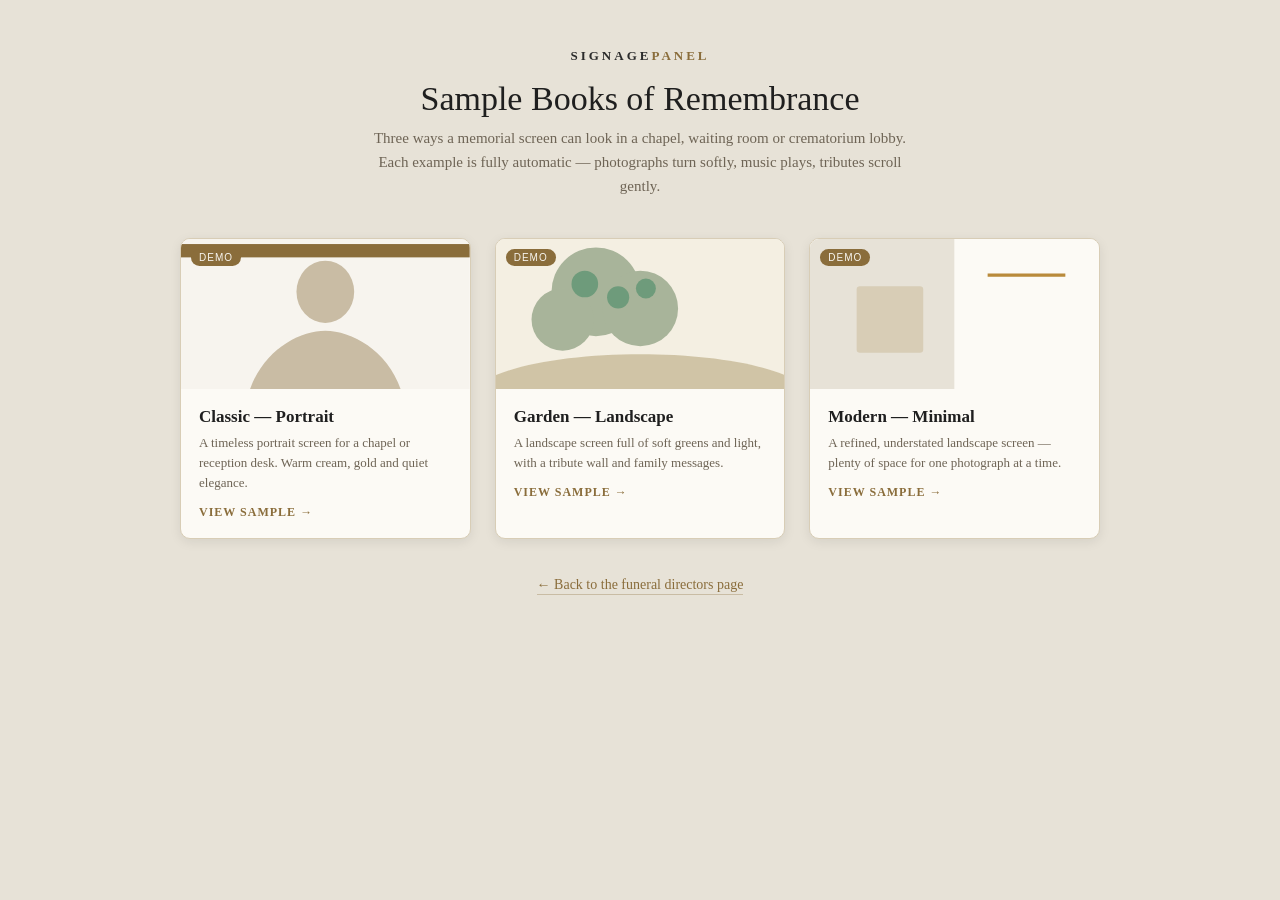
<file: public/samples/index.html>
<!DOCTYPE html>
<html lang="en">
<head>
<meta charset="UTF-8">
<meta name="viewport" content="width=device-width, initial-scale=1.0">
<title>Sample Tributes — SignagePanel for Funeral Directors</title>
<style>
  * { margin: 0; padding: 0; box-sizing: border-box; }
  body {
    font-family: Georgia, 'Times New Roman', serif;
    background: #E7E2D7; color: #2B2B2B; min-height: 100vh;
    display: flex; flex-direction: column; align-items: center; padding: 48px 20px;
  }
  .wrap { max-width: 920px; width: 100%; }
  .top { text-align: center; margin-bottom: 40px; }
  .brand { font-size: 13px; letter-spacing: 3px; text-transform: uppercase; font-weight: 700; color: #2B2B2B; }
  .brand span { color: #8A6D3B; }
  h1 { font-size: 34px; font-weight: 400; margin: 16px 0 8px; color: #1F1F1F; }
  .sub { color: #6E6455; font-size: 15px; line-height: 1.6; max-width: 560px; margin: 0 auto; }

  .grid { display: grid; grid-template-columns: repeat(auto-fit, minmax(260px, 1fr)); gap: 24px; }
  .card {
    background: #FCFAF5; border: 1px solid #D8CDB6; border-radius: 10px; overflow: hidden;
    text-decoration: none; color: inherit; display: flex; flex-direction: column;
    box-shadow: 0 3px 12px rgba(0,0,0,.08); transition: transform .2s ease, box-shadow .2s ease;
  }
  .card:hover { transform: translateY(-4px); box-shadow: 0 10px 26px rgba(0,0,0,.16); }
  .thumb { height: 150px; position: relative; }
  .thumb svg { width: 100%; height: 100%; display: block; }
  .thumb .demo { position: absolute; top: 10px; left: 10px; font-family: Arial, sans-serif; font-size: 10px; letter-spacing: 1px; text-transform: uppercase; color: #F7F4EE; background: #8A6D3B; padding: 3px 8px; border-radius: 10px; }
  .meta { padding: 18px; }
  .meta h2 { font-size: 17px; font-weight: 700; color: #1F1F1F; }
  .meta p { font-size: 13px; color: #6E6455; line-height: 1.55; margin-top: 6px; }
  .meta .go { display: inline-block; margin-top: 12px; font-size: 12px; letter-spacing: 1px; text-transform: uppercase; color: #8A6D3B; font-weight: 700; }

  .back { margin-top: 36px; text-align: center; }
  .back a { color: #8A6D3B; font-size: 14px; text-decoration: none; border-bottom: 1px solid #C9BCA4; padding-bottom: 2px; }
</style>
</head>
<body>
<div class="wrap">
  <div class="top">
    <div class="brand">Signage<span>Panel</span></div>
    <h1>Sample Books of Remembrance</h1>
    <p class="sub">Three ways a memorial screen can look in a chapel, waiting room or crematorium lobby.
    Each example is fully automatic — photographs turn softly, music plays, tributes scroll gently.</p>
  </div>

  <div class="grid">
    <a class="card" href="tribute-classic.html">
      <div class="thumb">
        <svg viewBox="0 0 260 150" preserveAspectRatio="xMidYMid slice">
          <rect width="260" height="150" fill="#F7F4EE"/>
          <rect y="12" width="260" height="12" fill="#8A6D3B"/>
          <ellipse cx="130" cy="55" rx="26" ry="28" fill="#C9BCA4"/>
          <path d="M60 150c10-40 45-60 70-60s60 20 70 60Z" fill="#C9BCA4"/>
        </svg>
        <span class="demo">Demo</span>
      </div>
      <div class="meta">
        <h2>Classic &mdash; Portrait</h2>
        <p>A timeless portrait screen for a chapel or reception desk. Warm cream, gold and quiet elegance.</p>
        <span class="go">View sample &rarr;</span>
      </div>
    </a>

    <a class="card" href="tribute-garden.html">
      <div class="thumb">
        <svg viewBox="0 0 260 150" preserveAspectRatio="xMidYMid slice">
          <rect width="260" height="150" fill="#F4EFE2"/>
          <g fill="#A8B49A"><circle cx="90" cy="55" r="40"/><circle cx="60" cy="80" r="28"/><circle cx="130" cy="70" r="34"/></g>
          <g fill="#6E9B7B"><circle cx="80" cy="48" r="12"/><circle cx="110" cy="60" r="10"/><circle cx="135" cy="52" r="9"/></g>
          <path d="M0 130c60-25 200-25 260 0v20H0Z" fill="#B9A97F" opacity=".6"/>
        </svg>
        <span class="demo">Demo</span>
      </div>
      <div class="meta">
        <h2>Garden &mdash; Landscape</h2>
        <p>A landscape screen full of soft greens and light, with a tribute wall and family messages.</p>
        <span class="go">View sample &rarr;</span>
      </div>
    </a>

    <a class="card" href="tribute-modern.html">
      <div class="thumb">
        <svg viewBox="0 0 260 150" preserveAspectRatio="xMidYMid slice">
          <rect width="260" height="150" fill="#FCFAF5"/>
          <rect x="0" y="0" width="130" height="150" fill="#E7E2D7"/>
          <rect x="42" y="50" width="60" height="60" rx="3" fill="#D8CDB6"/>
          <line x1="160" y1="40" x2="230" y2="40" stroke="#B98A3B" stroke-width="3"/>
        </svg>
        <span class="demo">Demo</span>
      </div>
      <div class="meta">
        <h2>Modern &mdash; Minimal</h2>
        <p>A refined, understated landscape screen — plenty of space for one photograph at a time.</p>
        <span class="go">View sample &rarr;</span>
      </div>
    </a>
  </div>

  <div class="back">
    <a href="/funeral">&larr; Back to the funeral directors page</a>
  </div>
</div>
</body>
</html>
</file>
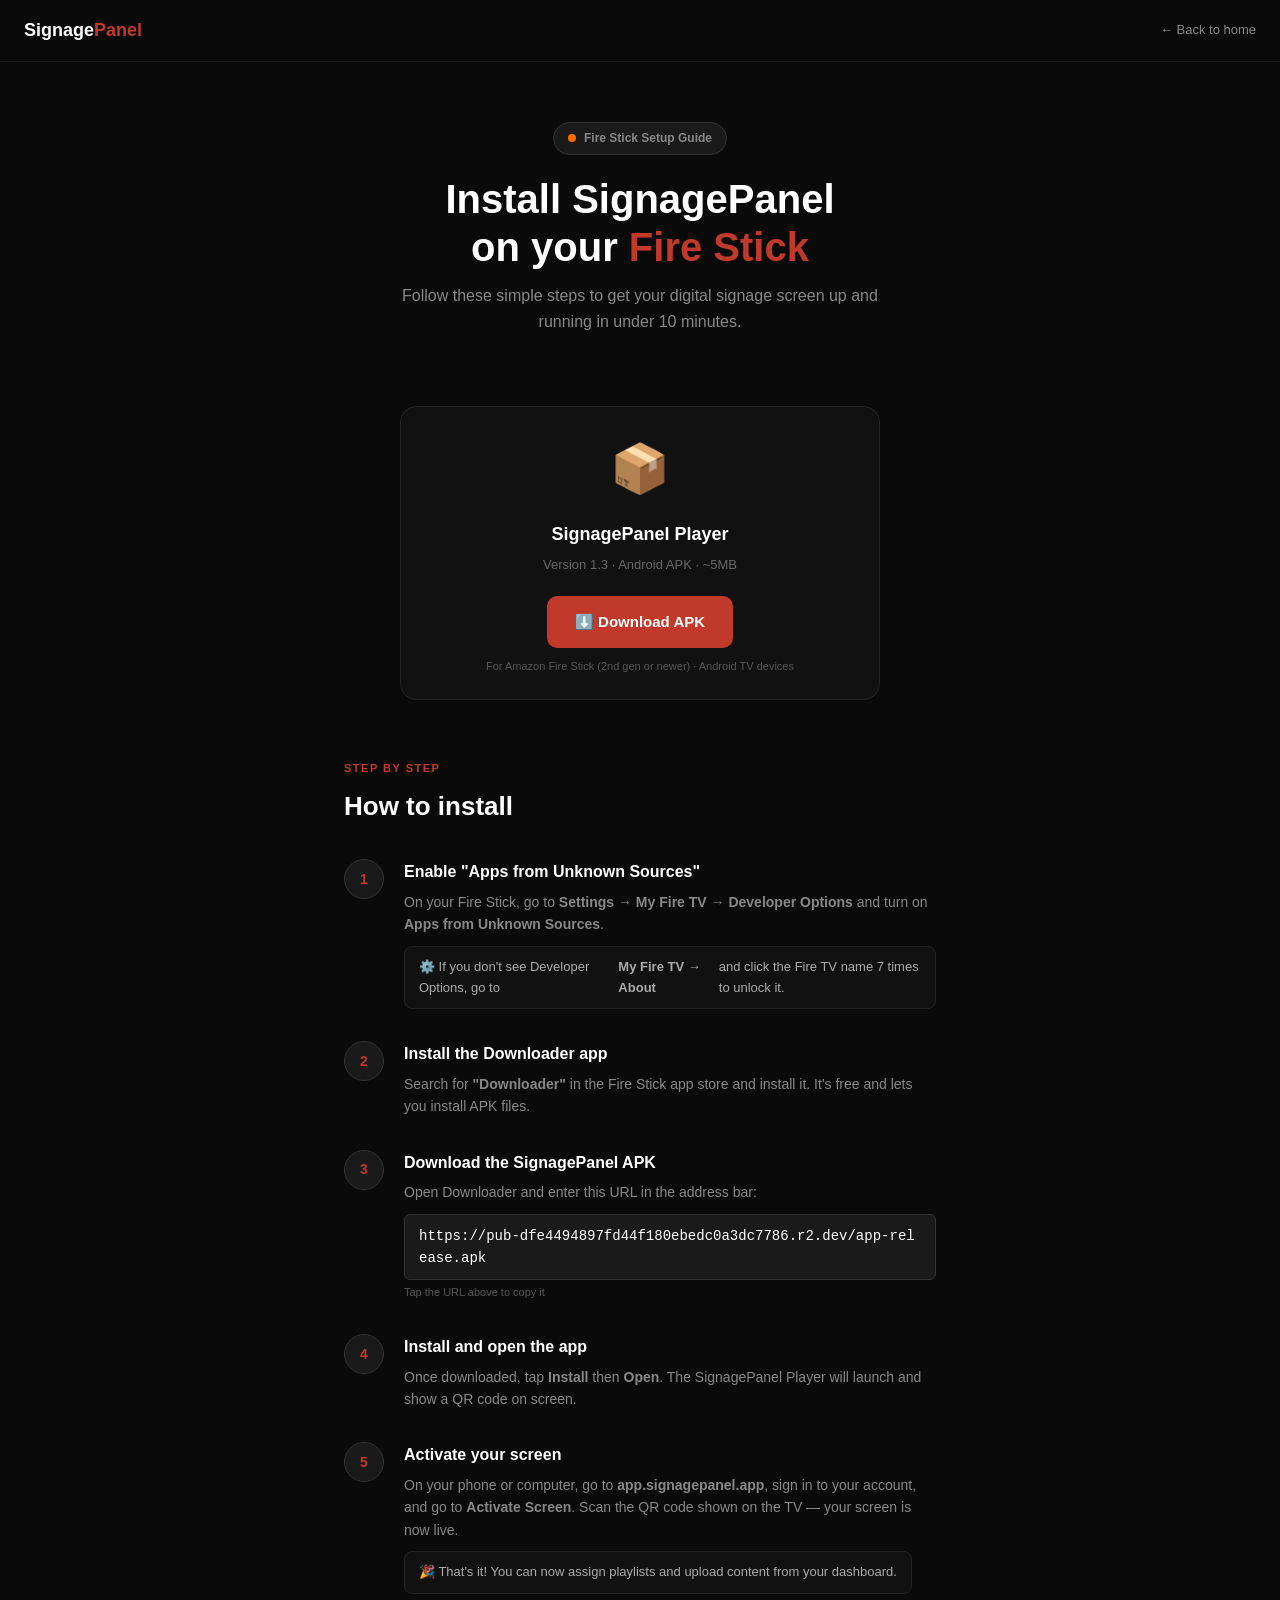
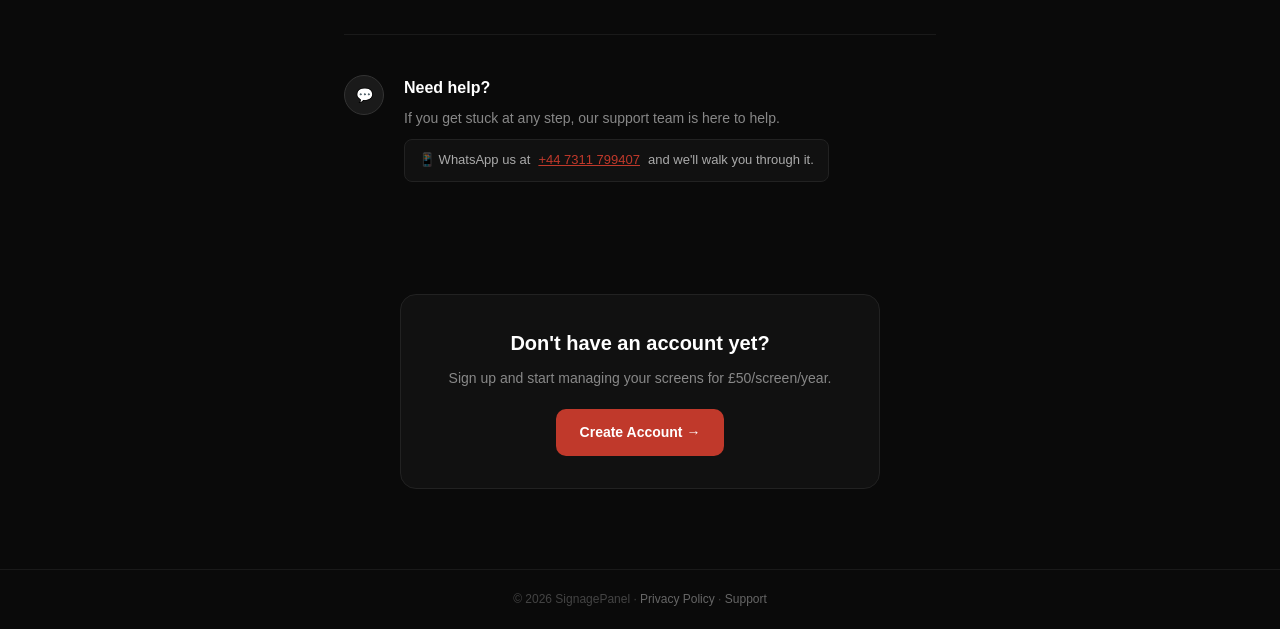
<file: setup.html>
<!DOCTYPE html>
<html lang="en">
<head>
<meta charset="UTF-8">
<meta name="viewport" content="width=device-width, initial-scale=1.0">
<title>Install SignagePanel on Fire Stick — Setup Guide</title>
<meta name="description" content="Step-by-step guide to install SignagePanel digital signage app on your Amazon Fire Stick.">
<style>
  *, *::before, *::after { box-sizing: border-box; margin: 0; padding: 0; }
  body { font-family: 'Helvetica Neue', Arial, sans-serif; background: #0a0a0a; color: #fff; line-height: 1.6; }

  .nav { padding: 16px 24px; display: flex; align-items: center; justify-content: space-between; border-bottom: 1px solid #1a1a1a; }
  .logo { font-size: 18px; font-weight: 700; color: #fff; text-decoration: none; }
  .logo span { color: #c0392b; }
  .nav-back { color: #888; font-size: 13px; text-decoration: none; display: flex; align-items: center; gap: 6px; }
  .nav-back:hover { color: #fff; }

  .hero { text-align: center; padding: 60px 24px 40px; }
  .hero-badge { display: inline-flex; align-items: center; gap: 8px; background: #1a1a1a; border: 1px solid #333; border-radius: 20px; padding: 6px 14px; font-size: 12px; font-weight: 600; color: #888; margin-bottom: 20px; }
  .hero-badge span { width: 8px; height: 8px; background: #ff6b00; border-radius: 50%; display: inline-block; }
  h1 { font-size: clamp(24px, 5vw, 40px); font-weight: 800; margin-bottom: 12px; line-height: 1.2; }
  h1 em { color: #c0392b; font-style: normal; }
  .hero-sub { font-size: 16px; color: #888; max-width: 480px; margin: 0 auto 32px; }

  .download-card { max-width: 480px; margin: 0 auto 60px; background: #111; border: 1px solid #222; border-radius: 16px; padding: 24px; text-align: center; }
  .download-icon { font-size: 48px; margin-bottom: 12px; }
  .download-card h3 { font-size: 18px; margin-bottom: 6px; }
  .download-card p { font-size: 13px; color: #666; margin-bottom: 20px; }
  .download-btn { display: inline-flex; align-items: center; gap: 10px; background: #c0392b; color: #fff; font-size: 15px; font-weight: 700; padding: 14px 28px; border-radius: 10px; text-decoration: none; transition: background 0.2s; }
  .download-btn:hover { background: #a93226; }
  .download-meta { font-size: 11px; color: #555; margin-top: 10px; }

  .steps-section { max-width: 640px; margin: 0 auto; padding: 0 24px 80px; }
  .steps-title { font-size: 11px; font-weight: 700; letter-spacing: 1.5px; text-transform: uppercase; color: #c0392b; margin-bottom: 8px; }
  h2 { font-size: 26px; font-weight: 800; margin-bottom: 32px; }

  .step { display: flex; gap: 20px; margin-bottom: 32px; }
  .step-num { flex-shrink: 0; width: 40px; height: 40px; background: #1a1a1a; border: 1px solid #333; border-radius: 50%; display: flex; align-items: center; justify-content: center; font-size: 14px; font-weight: 800; color: #c0392b; }
  .step-content h3 { font-size: 16px; font-weight: 700; margin-bottom: 6px; }
  .step-content p { font-size: 14px; color: #888; line-height: 1.6; }
  .step-content .tip { display: inline-flex; align-items: flex-start; gap: 8px; background: #111; border: 1px solid #222; border-radius: 8px; padding: 10px 14px; margin-top: 10px; font-size: 13px; color: #aaa; }
  .step-content code { background: #1a1a1a; border: 1px solid #333; border-radius: 6px; padding: 10px 14px; display: block; margin-top: 10px; font-family: monospace; font-size: 14px; color: #fff; word-break: break-all; user-select: all; cursor: pointer; }
  .step-content code:hover { border-color: #c0392b; }
  .copy-hint { font-size: 11px; color: #555; margin-top: 4px; }

  .divider { border: none; border-top: 1px solid #1a1a1a; margin: 40px 0; }

  .cta-section { text-align: center; padding: 0 24px 80px; }
  .cta-box { max-width: 480px; margin: 0 auto; background: #111; border: 1px solid #222; border-radius: 16px; padding: 32px 24px; }
  .cta-box h3 { font-size: 20px; font-weight: 800; margin-bottom: 8px; }
  .cta-box p { font-size: 14px; color: #888; margin-bottom: 20px; }
  .cta-btn { display: inline-block; background: #c0392b; color: #fff; font-size: 14px; font-weight: 700; padding: 12px 24px; border-radius: 10px; text-decoration: none; }
  .cta-btn:hover { background: #a93226; }

  footer { border-top: 1px solid #1a1a1a; padding: 20px 24px; text-align: center; font-size: 12px; color: #444; }
  footer a { color: #666; text-decoration: none; }
  footer a:hover { color: #fff; }

  @media (max-width: 480px) {
    .step { gap: 14px; }
    .step-num { width: 32px; height: 32px; font-size: 12px; }
  }
</style>
</head>
<body>

<nav class="nav">
  <a href="https://signagepanel.app" class="logo">Signage<span>Panel</span></a>
  <a href="https://signagepanel.app" class="nav-back">← Back to home</a>
</nav>

<div class="hero">
  <div class="hero-badge"><span></span> Fire Stick Setup Guide</div>
  <h1>Install SignagePanel<br>on your <em>Fire Stick</em></h1>
  <p class="hero-sub">Follow these simple steps to get your digital signage screen up and running in under 10 minutes.</p>
</div>

<!-- Download card -->
<div class="download-card">
  <div class="download-icon">📦</div>
  <h3>SignagePanel Player</h3>
  <p>Version 1.3 · Android APK · ~5MB</p>
  <a href="https://pub-dfe4494897fd44f180ebedc0a3dc7786.r2.dev/app-release.apk" class="download-btn" download>
    ⬇️ Download APK
  </a>
  <div class="download-meta">For Amazon Fire Stick (2nd gen or newer) · Android TV devices</div>
</div>

<!-- Steps -->
<div class="steps-section">
  <div class="steps-title">Step by step</div>
  <h2>How to install</h2>

  <div class="step">
    <div class="step-num">1</div>
    <div class="step-content">
      <h3>Enable "Apps from Unknown Sources"</h3>
      <p>On your Fire Stick, go to <strong>Settings → My Fire TV → Developer Options</strong> and turn on <strong>Apps from Unknown Sources</strong>.</p>
      <div class="tip">⚙️ If you don't see Developer Options, go to <strong>My Fire TV → About</strong> and click the Fire TV name 7 times to unlock it.</div>
    </div>
  </div>

  <div class="step">
    <div class="step-num">2</div>
    <div class="step-content">
      <h3>Install the Downloader app</h3>
      <p>Search for <strong>"Downloader"</strong> in the Fire Stick app store and install it. It's free and lets you install APK files.</p>
    </div>
  </div>

  <div class="step">
    <div class="step-num">3</div>
    <div class="step-content">
      <h3>Download the SignagePanel APK</h3>
      <p>Open Downloader and enter this URL in the address bar:</p>
      <code onclick="copyURL(this)">https://pub-dfe4494897fd44f180ebedc0a3dc7786.r2.dev/app-release.apk</code>
      <div class="copy-hint">Tap the URL above to copy it</div>
    </div>
  </div>

  <div class="step">
    <div class="step-num">4</div>
    <div class="step-content">
      <h3>Install and open the app</h3>
      <p>Once downloaded, tap <strong>Install</strong> then <strong>Open</strong>. The SignagePanel Player will launch and show a QR code on screen.</p>
    </div>
  </div>

  <div class="step">
    <div class="step-num">5</div>
    <div class="step-content">
      <h3>Activate your screen</h3>
      <p>On your phone or computer, go to <strong>app.signagepanel.app</strong>, sign in to your account, and go to <strong>Activate Screen</strong>. Scan the QR code shown on the TV — your screen is now live.</p>
      <div class="tip">🎉 That's it! You can now assign playlists and upload content from your dashboard.</div>
    </div>
  </div>

  <hr class="divider">

  <div class="step">
    <div class="step-num">💬</div>
    <div class="step-content">
      <h3>Need help?</h3>
      <p>If you get stuck at any step, our support team is here to help.</p>
      <div class="tip">📱 WhatsApp us at <a href="https://wa.me/447311799407" style="color:#c0392b">+44 7311 799407</a> and we'll walk you through it.</div>
    </div>
  </div>
</div>

<!-- CTA -->
<div class="cta-section">
  <div class="cta-box">
    <h3>Don't have an account yet?</h3>
    <p>Sign up and start managing your screens for £50/screen/year.</p>
    <a href="https://app.signagepanel.app" class="cta-btn">Create Account →</a>
  </div>
</div>

<footer>
  © 2026 SignagePanel · <a href="https://signagepanel.app/privacy.html">Privacy Policy</a> · <a href="https://wa.me/447311799407">Support</a>
</footer>

<script>
function copyURL(el) {
  navigator.clipboard.writeText(el.textContent.trim()).then(() => {
    el.style.borderColor = '#27ae60';
    el.style.color = '#27ae60';
    setTimeout(() => { el.style.borderColor = '#333'; el.style.color = '#fff'; }, 1500);
  });
}
</script>
</body>
</html>
</file>
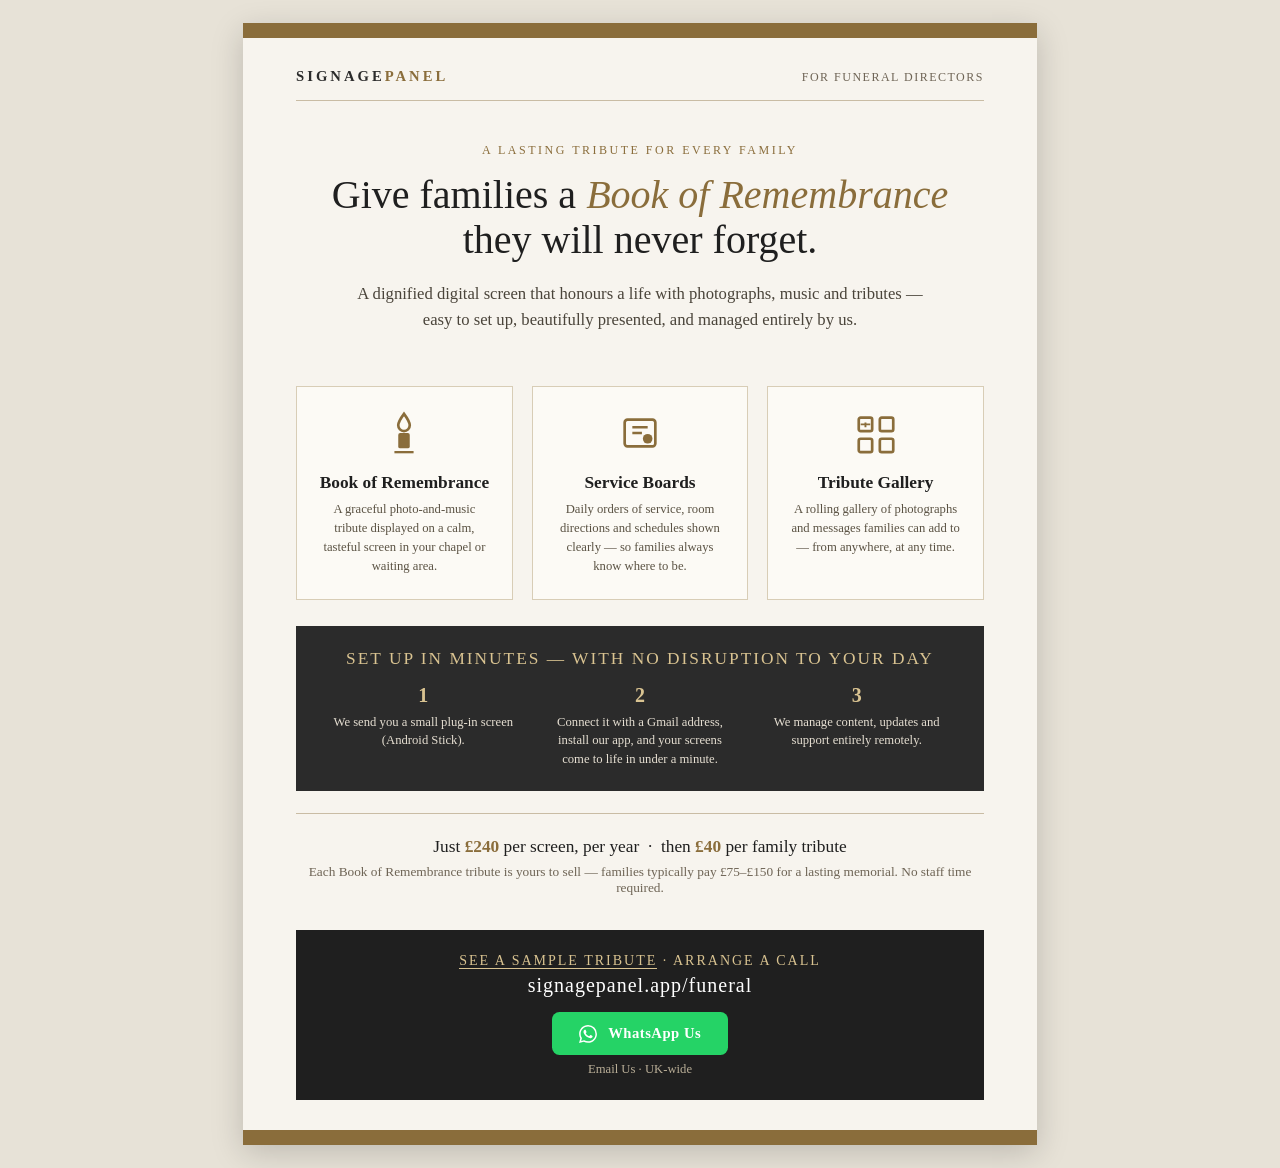
<file: public/funeral.html>
<!DOCTYPE html>
<html lang="en">
<head>
<meta charset="UTF-8">
<meta name="viewport" content="width=device-width, initial-scale=1.0">
<title>SignagePanel for Funeral Directors — Digital Book of Remembrance</title>
<style>
  /* ---------- print / page setup ---------- */
  @page { size: A4; margin: 0; }
  * { margin: 0; padding: 0; box-sizing: border-box; }
  html, body { width: 100%; min-height: 100%; background: #E7E2D7; }
  body {
    font-family: Georgia, 'Times New Roman', serif;
    color: #2B2B2B;
    -webkit-print-color-adjust: exact;
    print-color-adjust: exact;
  }
  .page {
    width: 210mm; height: 297mm;
    margin: 0 auto;
    padding: 12mm 14mm;
    display: flex; flex-direction: column;
    position: relative;
    overflow: hidden;
    background: #F7F4EE;
  }

  /* on screen, keep the sheet centered; on paper, remove the backdrop */
  @media screen {
    .page { box-shadow: 0 2mm 8mm rgba(0,0,0,.18); margin-top: 6mm; margin-bottom: 6mm; }
  }

  /* subtle top border ornament */
  .page::before {
    content: '';
    position: absolute; top: 0; left: 0; right: 0;
    height: 4mm; background: #8A6D3B;
  }
  .page::after {
    content: '';
    position: absolute; bottom: 0; left: 0; right: 0;
    height: 4mm; background: #8A6D3B;
  }

  /* ---------- header ---------- */
  .brand {
    display: flex; justify-content: space-between; align-items: baseline;
    border-bottom: 1px solid #C9BCA4;
    padding-bottom: 4mm;
  }
  .brand-left { font-size: 11pt; letter-spacing: 3px; text-transform: uppercase; color: #2B2B2B; font-weight: 700; }
  .brand-left span { color: #8A6D3B; }
  .brand-right { font-size: 9pt; letter-spacing: 1.5px; text-transform: uppercase; color: #6E6455; }

  .hero { text-align: center; padding: 11mm 0 7mm; }
  .eyebrow { font-size: 9pt; letter-spacing: 2.5px; text-transform: uppercase; color: #8A6D3B; margin-bottom: 4mm; }
  h1 {
    font-size: 30pt; font-weight: 400; line-height: 1.12; color: #1F1F1F;
    font-family: Georgia, 'Times New Roman', serif;
  }
  h1 em { font-style: italic; color: #8A6D3B; }
  .sub { margin-top: 5mm; font-size: 12.5pt; line-height: 1.55; color: #4A443A; max-width: 150mm; margin-left: auto; margin-right: auto; }

  /* ---------- feature cards ---------- */
  .cards {
    display: grid; grid-template-columns: 1fr 1fr 1fr; gap: 5mm; margin-top: 7mm;
  }
  .card {
    border: 1px solid #D8CDB6; background: #FCFAF5; padding: 6mm 5mm;
    text-align: center;
  }
  .card-icon { margin-bottom: 3.5mm; }
  .card h3 { font-size: 13pt; font-weight: 700; color: #1F1F1F; margin-bottom: 2mm; }
  .card p { font-size: 9.5pt; line-height: 1.5; color: #5A5243; }

  /* ---------- how it works ---------- */
  .how { margin-top: 7mm; background: #2B2B2B; color: #F7F4EE; padding: 6mm 8mm; }
  .how h2 { font-size: 13pt; letter-spacing: 2px; text-transform: uppercase; color: #D9C391; margin-bottom: 4mm; font-weight: 400; text-align: center; }
  .how-steps { display: grid; grid-template-columns: repeat(3, 1fr); gap: 6mm; text-align: center; }
  .step .num { font-size: 15pt; color: #D9C391; font-weight: 700; }
  .step p { font-size: 9.5pt; line-height: 1.45; color: #E6DFD2; margin-top: 1.5mm; }

  /* ---------- pricing ---------- */
  .price {
    margin-top: 6mm; text-align: center;
    border-top: 1px solid #C9BCA4; padding-top: 6mm;
  }
  .price .line1 { font-size: 13pt; color: #1F1F1F; }
  .price .line1 b { color: #8A6D3B; }
  .price .line2 { margin-top: 2mm; font-size: 10pt; color: #6E6455; }

  /* ---------- footer / cta ---------- */
  .cta {
    margin-top: auto; text-align: center;
    background: #1F1F1F; color: #F7F4EE; padding: 6mm;
  }
  .cta .tag { font-size: 10.5pt; letter-spacing: 2px; text-transform: uppercase; color: #D9C391; }
  .cta .sample-link { color: #D9C391; text-decoration: none; border-bottom: 1px solid #D9C391; }
  .cta .sample-link:hover { color: #FFFFFF; border-color: #FFFFFF; }
  .cta .url { font-size: 15pt; color: #FFFFFF; margin-top: 1.5mm; font-family: Georgia, serif; letter-spacing: 1px; }
  .cta .wa {
    display: inline-flex; align-items: center; justify-content: center; gap: 3mm;
    margin-top: 4mm;
    background: #25D366; color: #FFFFFF;
    font-size: 11pt; font-weight: 700; letter-spacing: 0.5px;
    padding: 3.2mm 7mm; border-radius: 2mm;
    text-decoration: none;
  }
  .cta .wa svg { flex-shrink: 0; }
  .cta .contact { font-size: 9.5pt; color: #B9AE97; margin-top: 2mm; }
  .cta .email-link { color: #B9AE97; text-decoration: none; }
</style>
</head>
<body>
<div class="page">

  <div class="brand">
    <div class="brand-left">Signage<span>Panel</span></div>
    <div class="brand-right">for Funeral Directors</div>
  </div>

  <div class="hero">
    <div class="eyebrow">A lasting tribute for every family</div>
    <h1>Give families a <em>Book of Remembrance</em><br>they will never forget.</h1>
    <p class="sub">
      A dignified digital screen that honours a life with photographs, music and
      tributes — easy to set up, beautifully presented, and managed entirely by us.
    </p>
  </div>

  <div class="cards">
    <div class="card">
      <div class="card-icon">
        <!-- candle / flame -->
        <svg width="46" height="46" viewBox="0 0 24 24" fill="none" stroke="#8A6D3B" stroke-width="1.4">
          <path d="M12 2c1.5 2 3 4 3 6a3 3 0 0 1-6 0c0-2 1.5-4 3-6z"/>
          <rect x="9" y="12" width="6" height="8" rx="1" fill="#8A6D3B" stroke="none"/>
          <path d="M7 22h10" stroke="#8A6D3B" stroke-width="1.2"/>
        </svg>
      </div>
      <h3>Book of Remembrance</h3>
      <p>A graceful photo-and-music tribute displayed on a calm, tasteful screen in your chapel or waiting area.</p>
    </div>
    <div class="card">
      <div class="card-icon">
        <!-- service board / frame -->
        <svg width="46" height="46" viewBox="0 0 24 24" fill="none" stroke="#8A6D3B" stroke-width="1.4">
          <rect x="4" y="5" width="16" height="14" rx="1.5"/>
          <path d="M8 9h8M8 12h5"/>
          <circle cx="16" cy="15" r="2.5" fill="#8A6D3B" stroke="none"/>
        </svg>
      </div>
      <h3>Service Boards</h3>
      <p>Daily orders of service, room directions and schedules shown clearly — so families always know where to be.</p>
    </div>
    <div class="card">
      <div class="card-icon">
        <!-- tribute gallery / photo frames -->
        <svg width="46" height="46" viewBox="0 0 24 24" fill="none" stroke="#8A6D3B" stroke-width="1.4">
          <rect x="3" y="4" width="7" height="7" rx="1"/>
          <rect x="14" y="4" width="7" height="7" rx="1"/>
          <rect x="3" y="15" width="7" height="7" rx="1"/>
          <rect x="14" y="15" width="7" height="7" rx="1"/>
          <path d="M6.5 9V6.5M4 7.5h5" stroke="#8A6D3B" stroke-width="1"/>
        </svg>
      </div>
      <h3>Tribute Gallery</h3>
      <p>A rolling gallery of photographs and messages families can add to — from anywhere, at any time.</p>
    </div>
  </div>

  <div class="how">
    <h2>Set up in minutes — with no disruption to your day</h2>
    <div class="how-steps">
      <div class="step">
        <div class="num">1</div>
        <p>We send you a small plug-in screen (Android Stick).</p>
      </div>
      <div class="step">
        <div class="num">2</div>
        <p>Connect it with a Gmail address, install our app, and your screens come to life in under a minute.</p>
      </div>
      <div class="step">
        <div class="num">3</div>
        <p>We manage content, updates and support entirely remotely.</p>
      </div>
    </div>
  </div>

  <div class="price">
    <div class="line1">Just <b>&pound;240</b> per screen, per year &nbsp;·&nbsp; then <b>&pound;40</b> per family tribute</div>
    <div class="line2">Each Book of Remembrance tribute is yours to sell &mdash; families typically pay &pound;75&ndash;&pound;150 for a lasting memorial. No staff time required.</div>
  </div>

  <div class="cta">
    <div class="tag"><a href="/samples/" class="sample-link">See a sample tribute</a> &middot; arrange a call</div>
    <div class="url">signagepanel.app/funeral</div>
    <a class="wa" href="https://wa.me/447311799407" target="_blank" rel="noopener noreferrer">
      <svg viewBox="0 0 24 24" fill="currentColor" class="wa-icon" width="18" height="18"><path d="M17.472 14.382c-.297-.149-1.758-.867-2.03-.967-.273-.099-.471-.148-.67.15-.197.297-.767.966-.94 1.164-.173.199-.347.223-.644.075-.297-.15-1.255-.463-2.39-1.475-.883-.788-1.48-1.761-1.653-2.059-.173-.297-.018-.458.13-.606.134-.133.298-.347.446-.52.149-.174.198-.298.298-.497.099-.198.05-.371-.025-.52-.075-.149-.669-1.612-.916-2.207-.242-.579-.487-.5-.669-.51-.173-.008-.371-.01-.57-.01-.198 0-.52.074-.792.372-.272.297-1.04 1.016-1.04 2.479 0 1.462 1.065 2.875 1.213 3.074.149.198 2.096 3.2 5.077 4.487.709.306 1.262.489 1.694.625.712.227 1.36.195 1.871.118.571-.085 1.758-.719 2.006-1.413.248-.694.248-1.289.173-1.413-.074-.124-.272-.198-.57-.347m-5.421 7.403h-.004a9.87 9.87 0 01-5.031-1.378l-.361-.214-3.741.982.998-3.648-.235-.374a9.86 9.86 0 01-1.51-5.26c.001-5.45 4.436-9.884 9.888-9.884 2.64 0 5.122 1.03 6.988 2.898a9.825 9.825 0 012.893 6.994c-.003 5.45-4.437 9.884-9.885 9.884m8.413-18.297A11.815 11.815 0 0012.05 0C5.495 0 .16 5.335.157 11.892c0 2.096.547 4.142 1.588 5.945L.057 24l6.305-1.654a11.882 11.882 0 005.683 1.448h.005c6.554 0 11.89-5.335 11.893-11.893a11.821 11.821 0 00-3.48-8.413z"/></svg>
      WhatsApp Us
    </a>
    <div class="contact"><a href="mailto:okan@biteandbrand.co.uk" class="email-link">Email Us</a> &middot; UK-wide</div>
  </div>

</div>
</body>
</html>
</file>
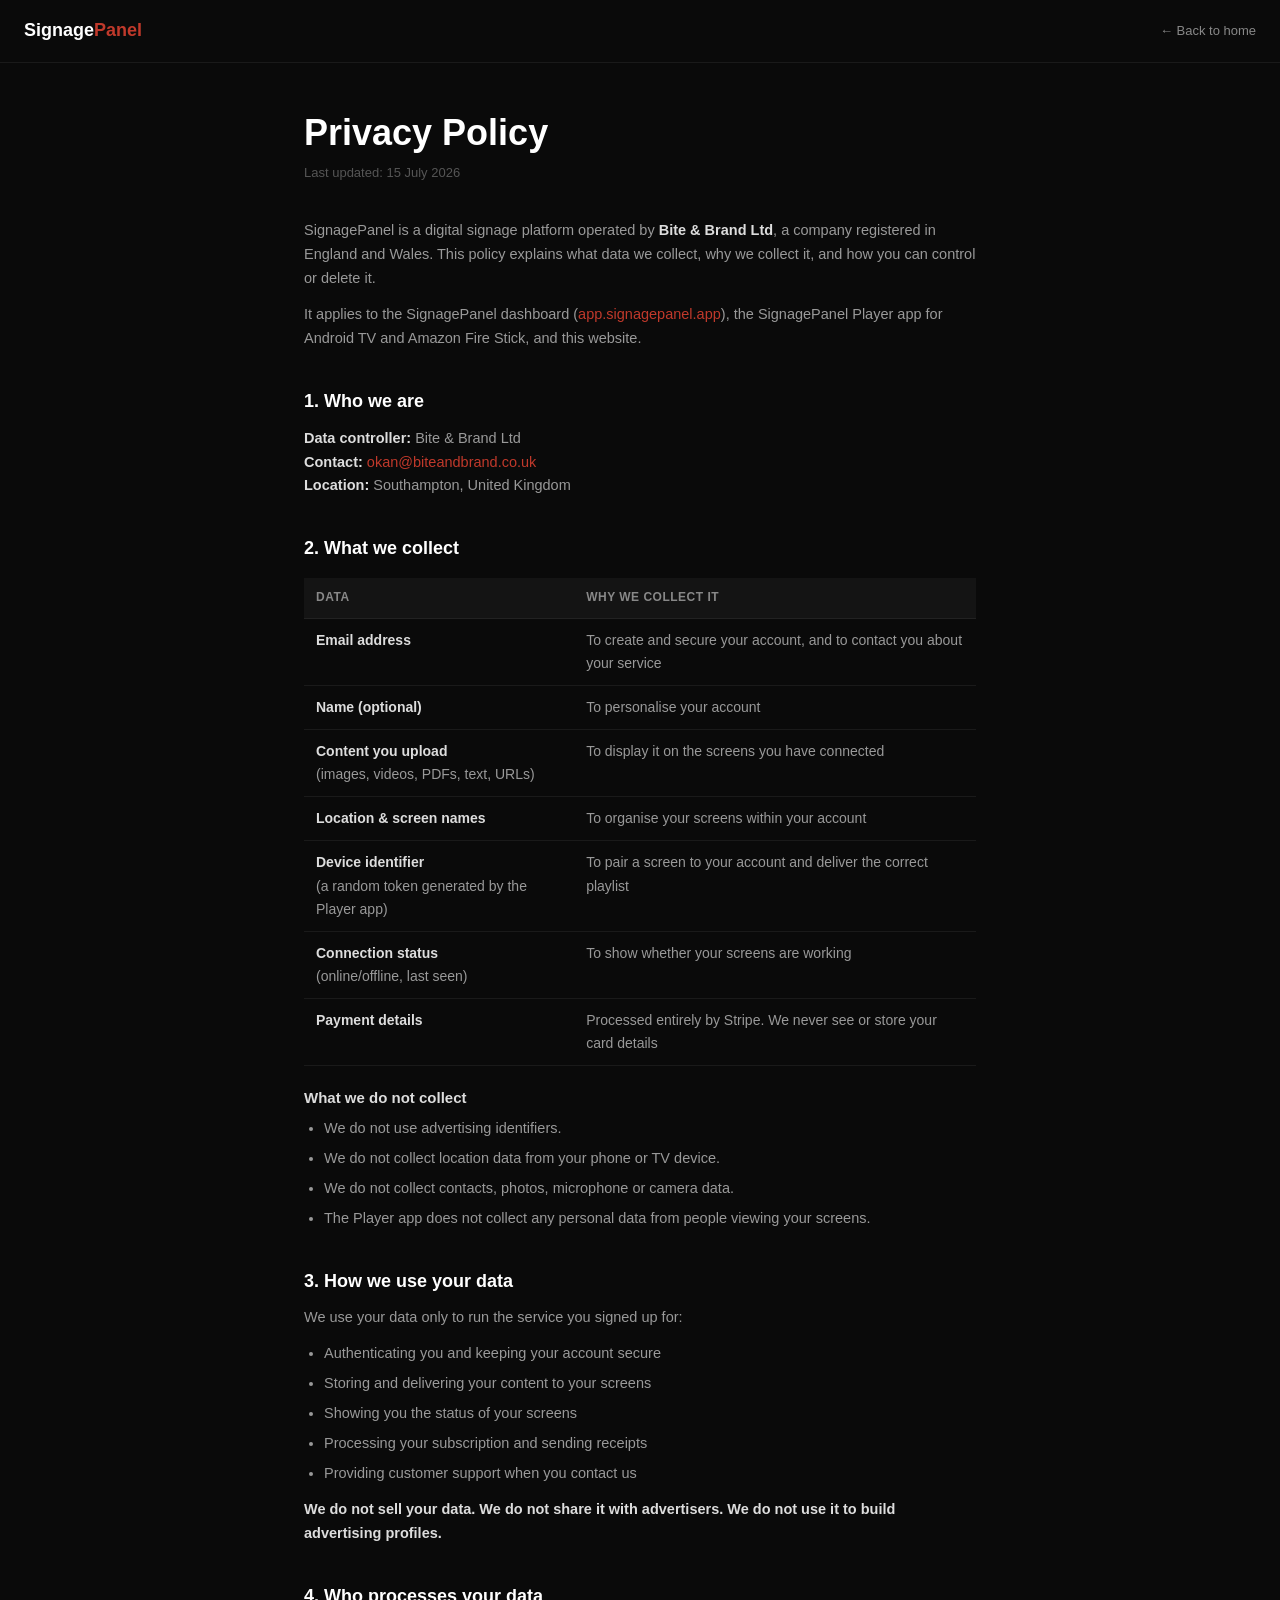
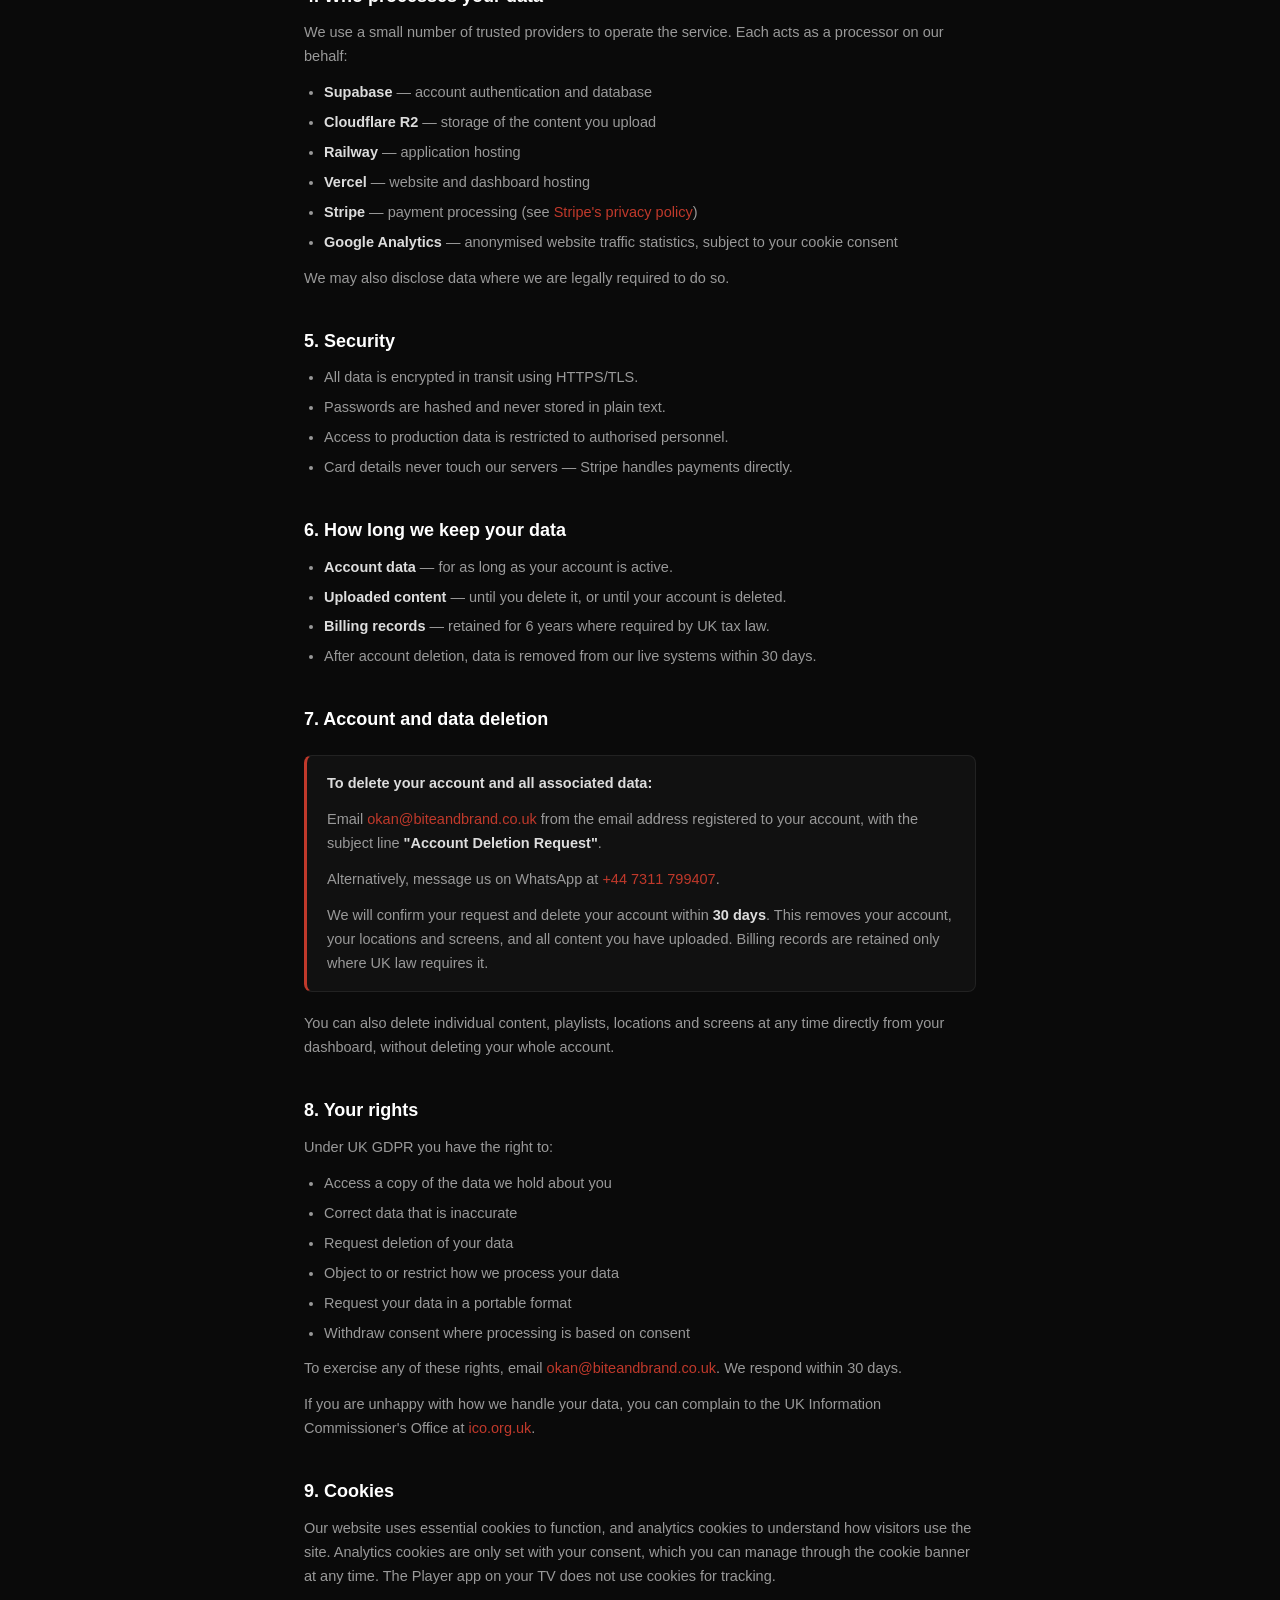
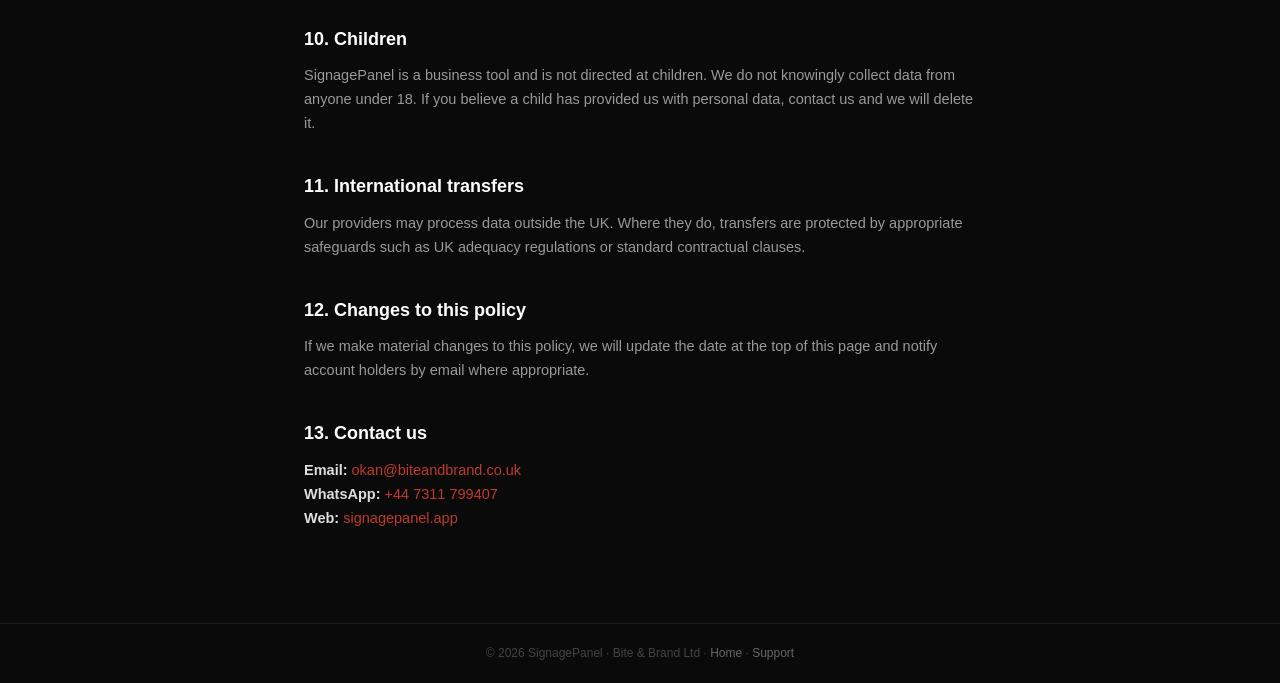
<file: public/privacy.html>
<!DOCTYPE html>
<html lang="en">
<head>
<meta charset="UTF-8">
<meta name="viewport" content="width=device-width, initial-scale=1.0">
<title>Privacy Policy — SignagePanel</title>
<meta name="description" content="SignagePanel privacy policy, data handling and account deletion instructions.">
<style>
  *, *::before, *::after { box-sizing: border-box; margin: 0; padding: 0; }
  body { font-family: 'Helvetica Neue', Arial, sans-serif; background: #0a0a0a; color: #fff; line-height: 1.65; }

  .nav { padding: 16px 24px; display: flex; align-items: center; justify-content: space-between; border-bottom: 1px solid #1a1a1a; }
  .logo { font-size: 18px; font-weight: 700; color: #fff; text-decoration: none; }
  .logo span { color: #c0392b; }
  .nav-back { color: #888; font-size: 13px; text-decoration: none; }
  .nav-back:hover { color: #fff; }

  .wrap { max-width: 720px; margin: 0 auto; padding: 48px 24px 80px; }

  h1 { font-size: clamp(26px, 5vw, 36px); font-weight: 800; margin-bottom: 8px; line-height: 1.2; }
  .updated { font-size: 13px; color: #555; margin-bottom: 36px; }

  h2 { font-size: 18px; font-weight: 700; margin: 36px 0 10px; color: #fff; }
  h3 { font-size: 15px; font-weight: 600; margin: 20px 0 6px; color: #ddd; }
  p { font-size: 14.5px; color: #999; margin-bottom: 12px; }
  ul { margin: 0 0 12px 20px; }
  li { font-size: 14.5px; color: #999; margin-bottom: 6px; }
  strong { color: #ddd; font-weight: 600; }
  a { color: #c0392b; text-decoration: none; }
  a:hover { text-decoration: underline; }

  .callout { background: #111; border: 1px solid #222; border-left: 3px solid #c0392b; border-radius: 8px; padding: 16px 20px; margin: 20px 0; }
  .callout p:last-child { margin-bottom: 0; }

  table { width: 100%; border-collapse: collapse; margin: 14px 0 18px; font-size: 14px; }
  th { text-align: left; padding: 10px 12px; background: #141414; color: #888; font-size: 12px; font-weight: 600; text-transform: uppercase; letter-spacing: 0.5px; border-bottom: 1px solid #222; }
  td { padding: 10px 12px; color: #999; border-bottom: 1px solid #1a1a1a; vertical-align: top; }

  footer { border-top: 1px solid #1a1a1a; padding: 20px 24px; text-align: center; font-size: 12px; color: #444; }
  footer a { color: #666; }
  footer a:hover { color: #fff; }
</style>
</head>
<body>

<nav class="nav">
  <a href="https://signagepanel.app" class="logo">Signage<span>Panel</span></a>
  <a href="https://signagepanel.app" class="nav-back">← Back to home</a>
</nav>

<div class="wrap">
  <h1>Privacy Policy</h1>
  <div class="updated">Last updated: 15 July 2026</div>

  <p>SignagePanel is a digital signage platform operated by <strong>Bite &amp; Brand Ltd</strong>, a company registered in England and Wales. This policy explains what data we collect, why we collect it, and how you can control or delete it.</p>

  <p>It applies to the SignagePanel dashboard (<a href="https://app.signagepanel.app">app.signagepanel.app</a>), the SignagePanel Player app for Android TV and Amazon Fire Stick, and this website.</p>

  <h2>1. Who we are</h2>
  <p><strong>Data controller:</strong> Bite &amp; Brand Ltd<br>
  <strong>Contact:</strong> <a href="mailto:okan@biteandbrand.co.uk">okan@biteandbrand.co.uk</a><br>
  <strong>Location:</strong> Southampton, United Kingdom</p>

  <h2>2. What we collect</h2>

  <table>
    <thead>
      <tr><th>Data</th><th>Why we collect it</th></tr>
    </thead>
    <tbody>
      <tr><td><strong>Email address</strong></td><td>To create and secure your account, and to contact you about your service</td></tr>
      <tr><td><strong>Name (optional)</strong></td><td>To personalise your account</td></tr>
      <tr><td><strong>Content you upload</strong><br>(images, videos, PDFs, text, URLs)</td><td>To display it on the screens you have connected</td></tr>
      <tr><td><strong>Location &amp; screen names</strong></td><td>To organise your screens within your account</td></tr>
      <tr><td><strong>Device identifier</strong><br>(a random token generated by the Player app)</td><td>To pair a screen to your account and deliver the correct playlist</td></tr>
      <tr><td><strong>Connection status</strong><br>(online/offline, last seen)</td><td>To show whether your screens are working</td></tr>
      <tr><td><strong>Payment details</strong></td><td>Processed entirely by Stripe. We never see or store your card details</td></tr>
    </tbody>
  </table>

  <h3>What we do not collect</h3>
  <ul>
    <li>We do not use advertising identifiers.</li>
    <li>We do not collect location data from your phone or TV device.</li>
    <li>We do not collect contacts, photos, microphone or camera data.</li>
    <li>The Player app does not collect any personal data from people viewing your screens.</li>
  </ul>

  <h2>3. How we use your data</h2>
  <p>We use your data only to run the service you signed up for:</p>
  <ul>
    <li>Authenticating you and keeping your account secure</li>
    <li>Storing and delivering your content to your screens</li>
    <li>Showing you the status of your screens</li>
    <li>Processing your subscription and sending receipts</li>
    <li>Providing customer support when you contact us</li>
  </ul>
  <p><strong>We do not sell your data. We do not share it with advertisers. We do not use it to build advertising profiles.</strong></p>

  <h2>4. Who processes your data</h2>
  <p>We use a small number of trusted providers to operate the service. Each acts as a processor on our behalf:</p>
  <ul>
    <li><strong>Supabase</strong> — account authentication and database</li>
    <li><strong>Cloudflare R2</strong> — storage of the content you upload</li>
    <li><strong>Railway</strong> — application hosting</li>
    <li><strong>Vercel</strong> — website and dashboard hosting</li>
    <li><strong>Stripe</strong> — payment processing (see <a href="https://stripe.com/privacy" target="_blank" rel="noopener">Stripe's privacy policy</a>)</li>
    <li><strong>Google Analytics</strong> — anonymised website traffic statistics, subject to your cookie consent</li>
  </ul>
  <p>We may also disclose data where we are legally required to do so.</p>

  <h2>5. Security</h2>
  <ul>
    <li>All data is encrypted in transit using HTTPS/TLS.</li>
    <li>Passwords are hashed and never stored in plain text.</li>
    <li>Access to production data is restricted to authorised personnel.</li>
    <li>Card details never touch our servers — Stripe handles payments directly.</li>
  </ul>

  <h2>6. How long we keep your data</h2>
  <ul>
    <li><strong>Account data</strong> — for as long as your account is active.</li>
    <li><strong>Uploaded content</strong> — until you delete it, or until your account is deleted.</li>
    <li><strong>Billing records</strong> — retained for 6 years where required by UK tax law.</li>
    <li>After account deletion, data is removed from our live systems within 30 days.</li>
  </ul>

  <h2 id="delete">7. Account and data deletion</h2>

  <div class="callout">
    <p><strong>To delete your account and all associated data:</strong></p>
    <p>Email <a href="mailto:okan@biteandbrand.co.uk?subject=Account%20Deletion%20Request">okan@biteandbrand.co.uk</a> from the email address registered to your account, with the subject line <strong>"Account Deletion Request"</strong>.</p>
    <p>Alternatively, message us on WhatsApp at <a href="https://wa.me/447311799407">+44 7311 799407</a>.</p>
    <p>We will confirm your request and delete your account within <strong>30 days</strong>. This removes your account, your locations and screens, and all content you have uploaded. Billing records are retained only where UK law requires it.</p>
  </div>

  <p>You can also delete individual content, playlists, locations and screens at any time directly from your dashboard, without deleting your whole account.</p>

  <h2>8. Your rights</h2>
  <p>Under UK GDPR you have the right to:</p>
  <ul>
    <li>Access a copy of the data we hold about you</li>
    <li>Correct data that is inaccurate</li>
    <li>Request deletion of your data</li>
    <li>Object to or restrict how we process your data</li>
    <li>Request your data in a portable format</li>
    <li>Withdraw consent where processing is based on consent</li>
  </ul>
  <p>To exercise any of these rights, email <a href="mailto:okan@biteandbrand.co.uk">okan@biteandbrand.co.uk</a>. We respond within 30 days.</p>
  <p>If you are unhappy with how we handle your data, you can complain to the UK Information Commissioner's Office at <a href="https://ico.org.uk" target="_blank" rel="noopener">ico.org.uk</a>.</p>

  <h2>9. Cookies</h2>
  <p>Our website uses essential cookies to function, and analytics cookies to understand how visitors use the site. Analytics cookies are only set with your consent, which you can manage through the cookie banner at any time. The Player app on your TV does not use cookies for tracking.</p>

  <h2>10. Children</h2>
  <p>SignagePanel is a business tool and is not directed at children. We do not knowingly collect data from anyone under 18. If you believe a child has provided us with personal data, contact us and we will delete it.</p>

  <h2>11. International transfers</h2>
  <p>Our providers may process data outside the UK. Where they do, transfers are protected by appropriate safeguards such as UK adequacy regulations or standard contractual clauses.</p>

  <h2>12. Changes to this policy</h2>
  <p>If we make material changes to this policy, we will update the date at the top of this page and notify account holders by email where appropriate.</p>

  <h2>13. Contact us</h2>
  <p>
    <strong>Email:</strong> <a href="mailto:okan@biteandbrand.co.uk">okan@biteandbrand.co.uk</a><br>
    <strong>WhatsApp:</strong> <a href="https://wa.me/447311799407">+44 7311 799407</a><br>
    <strong>Web:</strong> <a href="https://signagepanel.app">signagepanel.app</a>
  </p>
</div>

<footer>
  © 2026 SignagePanel · Bite &amp; Brand Ltd · <a href="https://signagepanel.app">Home</a> · <a href="https://wa.me/447311799407">Support</a>
</footer>

</body>
</html>
</file>
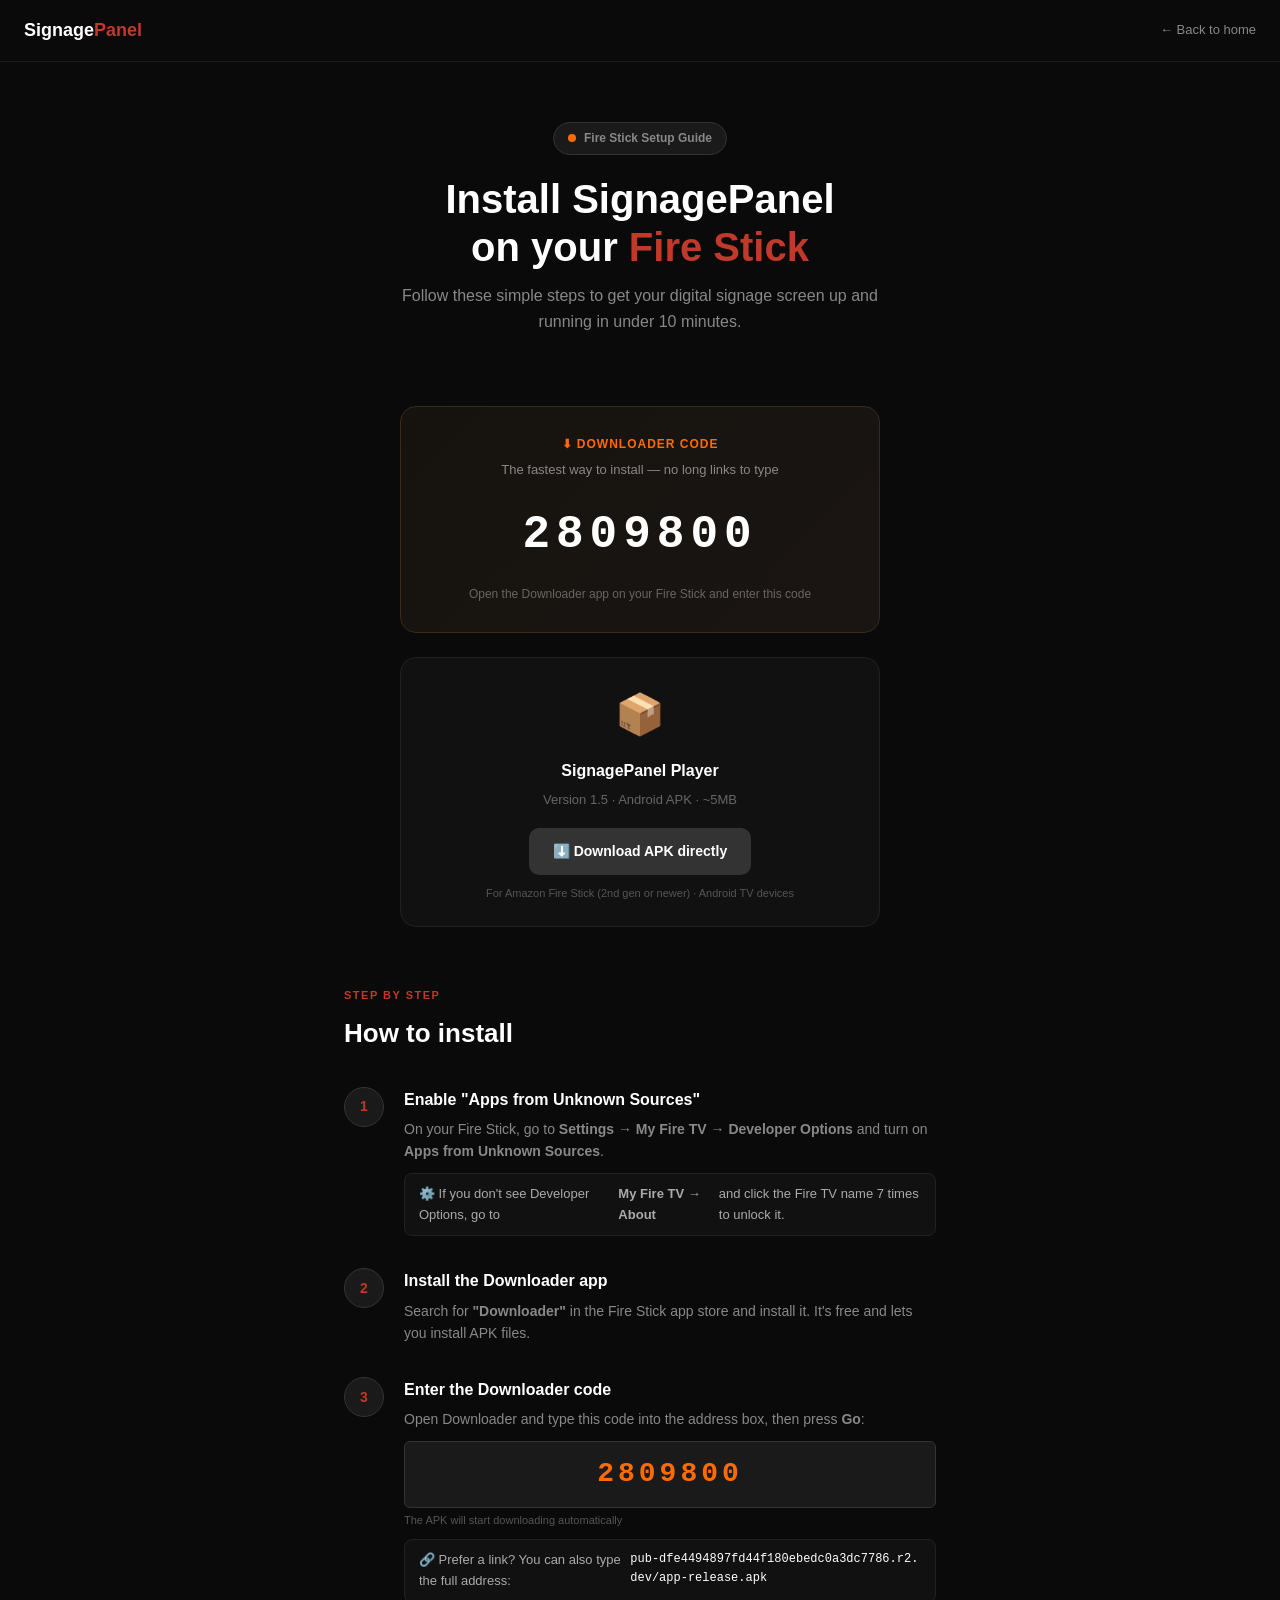
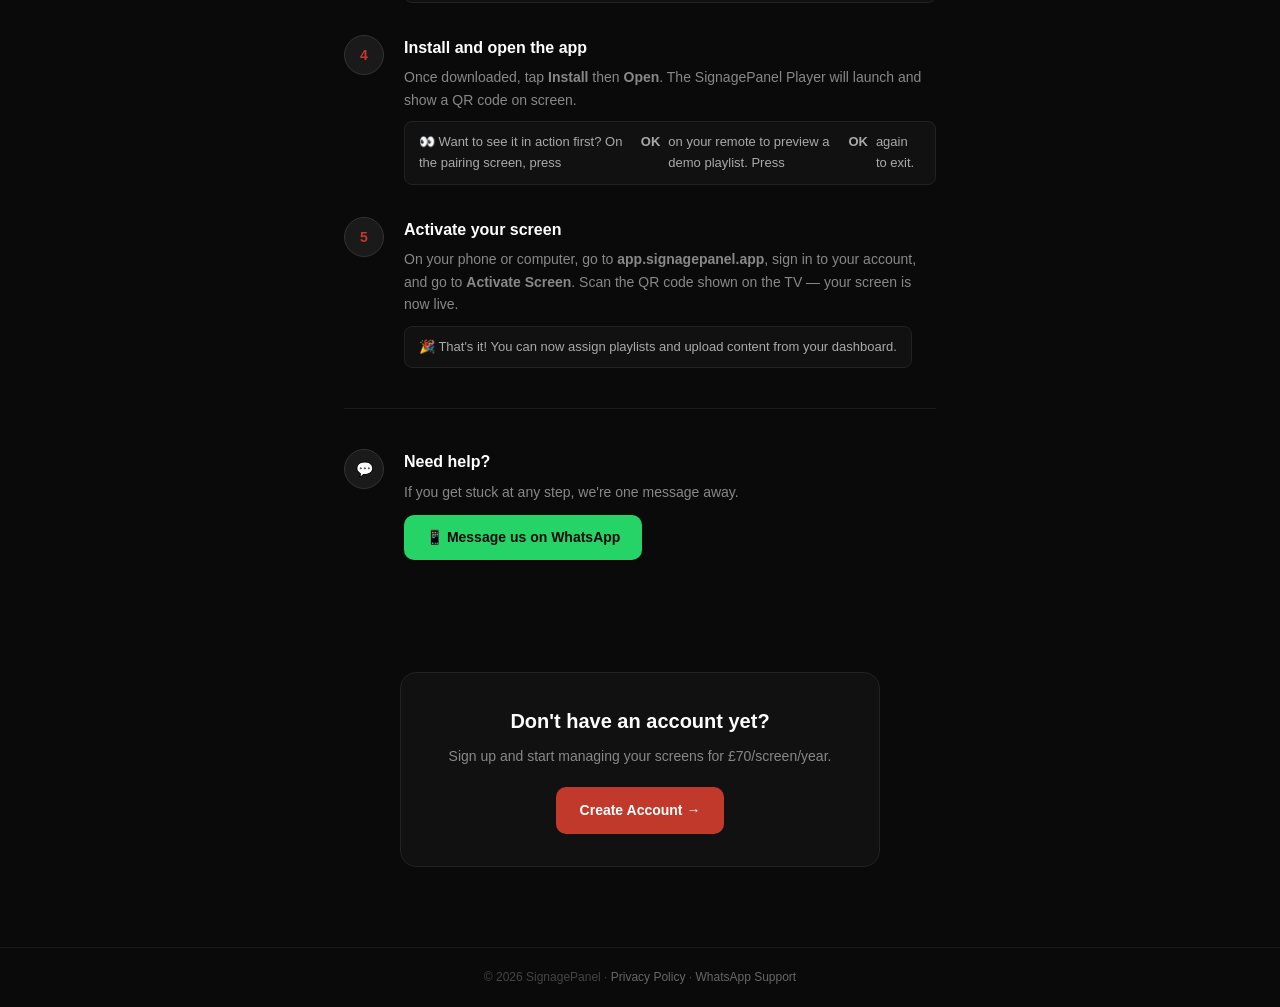
<file: public/setup.html>
<!DOCTYPE html>
<html lang="en">
<head>
<meta charset="UTF-8">
<meta name="viewport" content="width=device-width, initial-scale=1.0">
<title>Install SignagePanel on Fire Stick — Setup Guide</title>
<meta name="description" content="Step-by-step guide to install SignagePanel digital signage app on your Amazon Fire Stick.">
<style>
  *, *::before, *::after { box-sizing: border-box; margin: 0; padding: 0; }
  body { font-family: 'Helvetica Neue', Arial, sans-serif; background: #0a0a0a; color: #fff; line-height: 1.6; }

  .nav { padding: 16px 24px; display: flex; align-items: center; justify-content: space-between; border-bottom: 1px solid #1a1a1a; }
  .logo { font-size: 18px; font-weight: 700; color: #fff; text-decoration: none; }
  .logo span { color: #c0392b; }
  .nav-back { color: #888; font-size: 13px; text-decoration: none; display: flex; align-items: center; gap: 6px; }
  .nav-back:hover { color: #fff; }

  .hero { text-align: center; padding: 60px 24px 40px; }
  .hero-badge { display: inline-flex; align-items: center; gap: 8px; background: #1a1a1a; border: 1px solid #333; border-radius: 20px; padding: 6px 14px; font-size: 12px; font-weight: 600; color: #888; margin-bottom: 20px; }
  .hero-badge span { width: 8px; height: 8px; background: #ff6b00; border-radius: 50%; display: inline-block; }
  h1 { font-size: clamp(24px, 5vw, 40px); font-weight: 800; margin-bottom: 12px; line-height: 1.2; }
  h1 em { color: #c0392b; font-style: normal; }
  .hero-sub { font-size: 16px; color: #888; max-width: 480px; margin: 0 auto 32px; }

  /* Downloader code highlight box */
  .code-card { max-width: 480px; margin: 0 auto 24px; background: linear-gradient(135deg, #16130f, #1a1512); border: 1px solid #3a2a1a; border-radius: 16px; padding: 28px 24px; text-align: center; }
  .code-card .code-label { font-size: 12px; font-weight: 700; letter-spacing: 1px; text-transform: uppercase; color: #ff6b00; margin-bottom: 6px; }
  .code-card .code-sub { font-size: 13px; color: #888; margin-bottom: 18px; }
  .code-card .code-num { font-size: 46px; font-weight: 900; letter-spacing: 6px; color: #fff; font-family: monospace; }
  .code-card .code-hint { font-size: 12px; color: #666; margin-top: 12px; }

  .download-card { max-width: 480px; margin: 0 auto 60px; background: #111; border: 1px solid #222; border-radius: 16px; padding: 24px; text-align: center; }
  .download-icon { font-size: 40px; margin-bottom: 12px; }
  .download-card h3 { font-size: 16px; margin-bottom: 6px; }
  .download-card p { font-size: 13px; color: #666; margin-bottom: 18px; }
  .download-btn { display: inline-flex; align-items: center; gap: 10px; background: #333; color: #fff; font-size: 14px; font-weight: 700; padding: 12px 24px; border-radius: 10px; text-decoration: none; transition: background 0.2s; }
  .download-btn:hover { background: #444; }
  .download-meta { font-size: 11px; color: #555; margin-top: 10px; }

  .steps-section { max-width: 640px; margin: 0 auto; padding: 0 24px 80px; }
  .steps-title { font-size: 11px; font-weight: 700; letter-spacing: 1.5px; text-transform: uppercase; color: #c0392b; margin-bottom: 8px; }
  h2 { font-size: 26px; font-weight: 800; margin-bottom: 32px; }

  .step { display: flex; gap: 20px; margin-bottom: 32px; }
  .step-num { flex-shrink: 0; width: 40px; height: 40px; background: #1a1a1a; border: 1px solid #333; border-radius: 50%; display: flex; align-items: center; justify-content: center; font-size: 14px; font-weight: 800; color: #c0392b; }
  .step-content h3 { font-size: 16px; font-weight: 700; margin-bottom: 6px; }
  .step-content p { font-size: 14px; color: #888; line-height: 1.6; }
  .step-content .tip { display: inline-flex; align-items: flex-start; gap: 8px; background: #111; border: 1px solid #222; border-radius: 8px; padding: 10px 14px; margin-top: 10px; font-size: 13px; color: #aaa; }
  .step-content code { background: #1a1a1a; border: 1px solid #333; border-radius: 6px; padding: 10px 14px; display: block; margin-top: 10px; font-family: monospace; font-size: 14px; color: #fff; word-break: break-all; user-select: all; cursor: pointer; }
  .step-content code.bigcode { font-size: 28px; font-weight: 900; letter-spacing: 4px; text-align: center; color: #ff6b00; }
  .step-content code:hover { border-color: #c0392b; }
  .copy-hint { font-size: 11px; color: #555; margin-top: 4px; }

  .wa-btn { display: inline-flex; align-items: center; gap: 8px; background: #25D366; color: #0a0a0a; font-size: 14px; font-weight: 700; padding: 11px 22px; border-radius: 10px; text-decoration: none; margin-top: 12px; transition: background 0.2s; }
  .wa-btn:hover { background: #1eb855; }

  .divider { border: none; border-top: 1px solid #1a1a1a; margin: 40px 0; }

  .cta-section { text-align: center; padding: 0 24px 80px; }
  .cta-box { max-width: 480px; margin: 0 auto; background: #111; border: 1px solid #222; border-radius: 16px; padding: 32px 24px; }
  .cta-box h3 { font-size: 20px; font-weight: 800; margin-bottom: 8px; }
  .cta-box p { font-size: 14px; color: #888; margin-bottom: 20px; }
  .cta-btn { display: inline-block; background: #c0392b; color: #fff; font-size: 14px; font-weight: 700; padding: 12px 24px; border-radius: 10px; text-decoration: none; }
  .cta-btn:hover { background: #a93226; }

  footer { border-top: 1px solid #1a1a1a; padding: 20px 24px; text-align: center; font-size: 12px; color: #444; }
  footer a { color: #666; text-decoration: none; }
  footer a:hover { color: #fff; }

  @media (max-width: 480px) {
    .step { gap: 14px; }
    .step-num { width: 32px; height: 32px; font-size: 12px; }
    .code-card .code-num { font-size: 38px; letter-spacing: 4px; }
  }
</style>
</head>
<body>

<nav class="nav">
  <a href="https://signagepanel.app" class="logo">Signage<span>Panel</span></a>
  <a href="https://signagepanel.app" class="nav-back">← Back to home</a>
</nav>

<div class="hero">
  <div class="hero-badge"><span></span> Fire Stick Setup Guide</div>
  <h1>Install SignagePanel<br>on your <em>Fire Stick</em></h1>
  <p class="hero-sub">Follow these simple steps to get your digital signage screen up and running in under 10 minutes.</p>
</div>

<!-- Downloader code highlight -->
<div class="code-card">
  <div class="code-label">⬇ Downloader Code</div>
  <div class="code-sub">The fastest way to install — no long links to type</div>
  <div class="code-num">2809800</div>
  <div class="code-hint">Open the Downloader app on your Fire Stick and enter this code</div>
</div>

<!-- Download card (manual link fallback) -->
<div class="download-card">
  <div class="download-icon">📦</div>
  <h3>SignagePanel Player</h3>
  <p>Version 1.5 · Android APK · ~5MB</p>
  <a href="https://pub-dfe4494897fd44f180ebedc0a3dc7786.r2.dev/app-release.apk" class="download-btn" download>
    ⬇️ Download APK directly
  </a>
  <div class="download-meta">For Amazon Fire Stick (2nd gen or newer) · Android TV devices</div>
</div>

<!-- Steps -->
<div class="steps-section">
  <div class="steps-title">Step by step</div>
  <h2>How to install</h2>

  <div class="step">
    <div class="step-num">1</div>
    <div class="step-content">
      <h3>Enable "Apps from Unknown Sources"</h3>
      <p>On your Fire Stick, go to <strong>Settings → My Fire TV → Developer Options</strong> and turn on <strong>Apps from Unknown Sources</strong>.</p>
      <div class="tip">⚙️ If you don't see Developer Options, go to <strong>My Fire TV → About</strong> and click the Fire TV name 7 times to unlock it.</div>
    </div>
  </div>

  <div class="step">
    <div class="step-num">2</div>
    <div class="step-content">
      <h3>Install the Downloader app</h3>
      <p>Search for <strong>"Downloader"</strong> in the Fire Stick app store and install it. It's free and lets you install APK files.</p>
    </div>
  </div>

  <div class="step">
    <div class="step-num">3</div>
    <div class="step-content">
      <h3>Enter the Downloader code</h3>
      <p>Open Downloader and type this code into the address box, then press <strong>Go</strong>:</p>
      <code class="bigcode" onclick="copyURL(this)">2809800</code>
      <div class="copy-hint">The APK will start downloading automatically</div>
      <div class="tip">🔗 Prefer a link? You can also type the full address:<br><span style="color:#fff;font-family:monospace;font-size:12px;word-break:break-all">pub-dfe4494897fd44f180ebedc0a3dc7786.r2.dev/app-release.apk</span></div>
    </div>
  </div>

  <div class="step">
    <div class="step-num">4</div>
    <div class="step-content">
      <h3>Install and open the app</h3>
      <p>Once downloaded, tap <strong>Install</strong> then <strong>Open</strong>. The SignagePanel Player will launch and show a QR code on screen.</p>
      <div class="tip">👀 Want to see it in action first? On the pairing screen, press <strong>OK</strong> on your remote to preview a demo playlist. Press <strong>OK</strong> again to exit.</div>
    </div>
  </div>

  <div class="step">
    <div class="step-num">5</div>
    <div class="step-content">
      <h3>Activate your screen</h3>
      <p>On your phone or computer, go to <strong>app.signagepanel.app</strong>, sign in to your account, and go to <strong>Activate Screen</strong>. Scan the QR code shown on the TV — your screen is now live.</p>
      <div class="tip">🎉 That's it! You can now assign playlists and upload content from your dashboard.</div>
    </div>
  </div>

  <hr class="divider">

  <div class="step">
    <div class="step-num">💬</div>
    <div class="step-content">
      <h3>Need help?</h3>
      <p>If you get stuck at any step, we're one message away.</p>
      <a href="https://wa.me/447311799407" class="wa-btn">📱 Message us on WhatsApp</a>
    </div>
  </div>
</div>

<!-- CTA -->
<div class="cta-section">
  <div class="cta-box">
    <h3>Don't have an account yet?</h3>
    <p>Sign up and start managing your screens for £70/screen/year.</p>
    <a href="https://app.signagepanel.app" class="cta-btn">Create Account →</a>
  </div>
</div>

<footer>
  © 2026 SignagePanel · <a href="https://signagepanel.app/privacy.html">Privacy Policy</a> · <a href="https://wa.me/447311799407">WhatsApp Support</a>
</footer>

<script>
function copyURL(el) {
  navigator.clipboard.writeText(el.textContent.trim()).then(() => {
    el.style.borderColor = '#27ae60';
    el.style.color = '#27ae60';
    setTimeout(() => { el.style.borderColor = '#333'; el.style.color = el.classList.contains('bigcode') ? '#ff6b00' : '#fff'; }, 1500);
  });
}
</script>
</body>
</html>
</file>
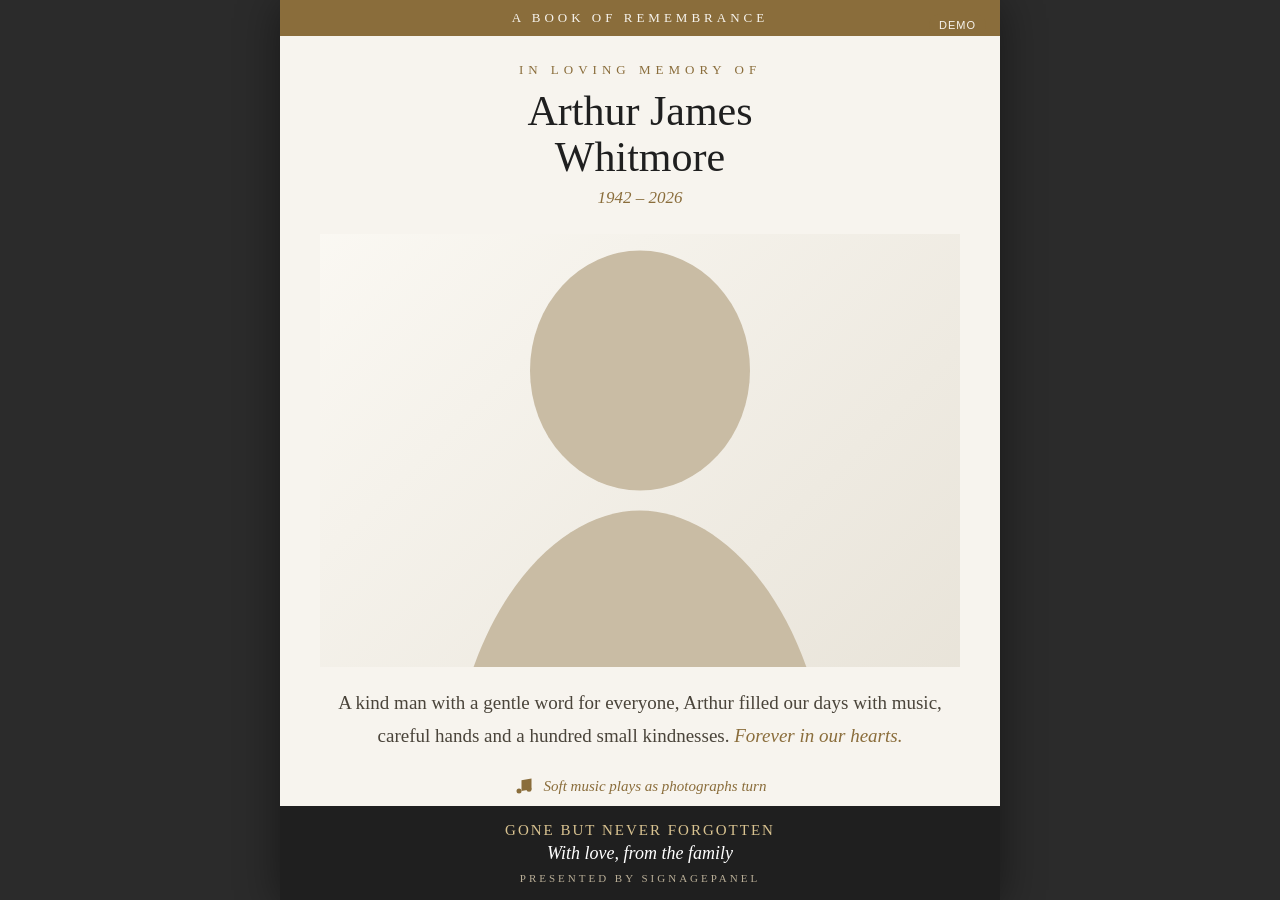
<file: public/samples/tribute-classic.html>
<!DOCTYPE html>
<html lang="en">
<head>
<meta charset="UTF-8">
<meta name="viewport" content="width=device-width, initial-scale=1.0">
<title>In Loving Memory — Arthur James Whitmore | SignagePanel Sample</title>
<style>
  * { margin: 0; padding: 0; box-sizing: border-box; }
  html, body { height: 100%; background: #2B2B2B; }
  body {
    font-family: Georgia, 'Times New Roman', serif;
    color: #2B2B2B;
    -webkit-print-color-adjust: exact;
    display: flex; align-items: center; justify-content: center;
    padding: 20px;
  }
  .screen {
    position: relative;
    width: 720px; height: 1280px;
    max-width: 100%; max-height: 100vh;
    background: #F7F4EE;
    display: flex; flex-direction: column;
    overflow: hidden;
    box-shadow: 0 4px 40px rgba(0,0,0,.45);
  }
  .topbar {
    background: #8A6D3B; color: #F7F4EE;
    text-align: center; padding: 10px 0;
    font-size: 13px; letter-spacing: 4px; text-transform: uppercase;
  }
  .memorial { text-align: center; padding: 26px 40px 8px; }
  .memorial .line { font-size: 13px; letter-spacing: 5px; text-transform: uppercase; color: #8A6D3B; margin-bottom: 10px; }
  .memorial h1 { font-size: 42px; font-weight: 400; line-height: 1.1; color: #1F1F1F; }
  .memorial .years { font-size: 17px; color: #8A6D3B; margin-top: 8px; font-style: italic; }

  .photos { position: relative; flex: 1; margin: 18px 40px 0; overflow: hidden; }
  .slide { position: absolute; inset: 0; opacity: 0; transition: opacity 2.2s ease-in-out; display: flex; align-items: center; justify-content: center; }
  .slide.active { opacity: 1; }
  .slide svg { width: 100%; height: 100%; }

  .tribute { text-align: center; padding: 20px 48px; }
  .tribute p { font-size: 19px; line-height: 1.7; color: #4A443A; }
  .tribute p em { color: #8A6D3B; }

  .music {
    display: flex; align-items: center; justify-content: center; gap: 10px;
    color: #8A6D3B; font-style: italic; font-size: 15px; margin: 4px 0 10px;
  }
  .music .note { animation: float 3s ease-in-out infinite; }
  @keyframes float { 0%,100% { transform: translateY(0); } 50% { transform: translateY(-4px); } }

  .closing {
    background: #1F1F1F; color: #F7F4EE;
    text-align: center; padding: 16px;
  }
  .closing .words { font-size: 15px; letter-spacing: 2px; text-transform: uppercase; color: #D9C391; }
  .closing .name { font-size: 18px; margin-top: 4px; font-style: italic; color: #FFFFFF; }
  .closing .brand { font-size: 11px; letter-spacing: 3px; text-transform: uppercase; color: #B9AE97; margin-top: 8px; }

  .demo-tag {
    position: absolute; top: 14px; right: 14px;
    font-family: Arial, Helvetica, sans-serif;
    font-size: 11px; letter-spacing: 1px; text-transform: uppercase;
    color: #F7F4EE; background: #8A6D3B; padding: 5px 10px; border-radius: 12px;
  }
</style>
</head>
<body>
<div class="screen">
  <div class="topbar">A Book of Remembrance</div>
  <div class="demo-tag">Demo</div>

  <div class="memorial">
    <div class="line">In loving memory of</div>
    <h1>Arthur James<br>Whitmore</h1>
    <div class="years">1942 &ndash; 2026</div>
  </div>

  <div class="photos">
    <!-- photo 1: classic portrait silhouette -->
    <div class="slide active">
      <svg viewBox="0 0 640 640" preserveAspectRatio="xMidYMid slice">
        <defs>
          <linearGradient id="g1" x1="0" y1="0" x2="1" y2="1">
            <stop offset="0" stop-color="#FCFAF5"/>
            <stop offset="1" stop-color="#E7E2D7"/>
          </linearGradient>
        </defs>
        <rect width="640" height="640" fill="url(#g1)"/>
        <ellipse cx="320" cy="240" rx="110" ry="120" fill="#C9BCA4"/>
        <path d="M130 640c20-170 110-260 190-260s170 90 190 260Z" fill="#C9BCA4"/>
        <rect x="80" y="560" width="480" height="80" fill="#B9A97F" opacity=".5"/>
      </svg>
    </div>
    <!-- photo 2: hands of a watchmaker -->
    <div class="slide">
      <svg viewBox="0 0 640 640" preserveAspectRatio="xMidYMid slice">
        <defs>
          <linearGradient id="g2" x1="0" y1="0" x2="0" y2="1">
            <stop offset="0" stop-color="#F1EADB"/>
            <stop offset="1" stop-color="#D8CDB6"/>
          </linearGradient>
        </defs>
        <rect width="640" height="640" fill="url(#g2)"/>
        <circle cx="320" cy="320" r="150" fill="none" stroke="#8A6D3B" stroke-width="8"/>
        <circle cx="320" cy="320" r="110" fill="none" stroke="#8A6D3B" stroke-width="3"/>
        <line x1="320" y1="320" x2="320" y2="225" stroke="#2B2B2B" stroke-width="8"/>
        <line x1="320" y1="320" x2="380" y2="320" stroke="#2B2B2B" stroke-width="5"/>
      </svg>
    </div>
    <!-- photo 3: garden bench -->
    <div class="slide">
      <svg viewBox="0 0 640 640" preserveAspectRatio="xMidYMid slice">
        <defs>
          <linearGradient id="g3" x1="0" y1="0" x2="0" y2="1">
            <stop offset="0" stop-color="#F4EFE2"/>
            <stop offset="1" stop-color="#E7E2D7"/>
          </linearGradient>
        </defs>
        <rect width="640" height="640" fill="url(#g3)"/>
        <rect x="120" y="430" width="400" height="24" rx="12" fill="#8A6D3B"/>
        <rect x="180" y="454" width="18" height="120" fill="#8A6D3B"/>
        <rect x="440" y="454" width="18" height="120" fill="#8A6D3B"/>
        <path d="M60 300c120-90 400-90 520 0" fill="none" stroke="#A8B49A" stroke-width="14" opacity=".6"/>
      </svg>
    </div>
  </div>

  <div class="tribute">
    <p>
      A kind man with a gentle word for everyone, Arthur filled our days with music,
      careful hands and a hundred small kindnesses. <em>Forever in our hearts.</em>
    </p>
  </div>

  <div class="music">
    <svg class="note" width="20" height="20" viewBox="0 0 24 24" fill="#8A6D3B">
      <path d="M9 18V5l12-2v13"/>
      <circle cx="6" cy="18" r="3"/><circle cx="18" cy="16" r="3"/>
    </svg>
    <span>Soft music plays as photographs turn</span>
  </div>

  <div class="closing">
    <div class="words">Gone but never forgotten</div>
    <div class="name">With love, from the family</div>
    <div class="brand">Presented by SignagePanel</div>
  </div>
</div>

<script>
  const slides = document.querySelectorAll('.slide');
  let i = 0;
  setInterval(() => {
    slides[i].classList.remove('active');
    i = (i + 1) % slides.length;
    slides[i].classList.add('active');
  }, 8000);
</script>
</body>
</html>
</file>
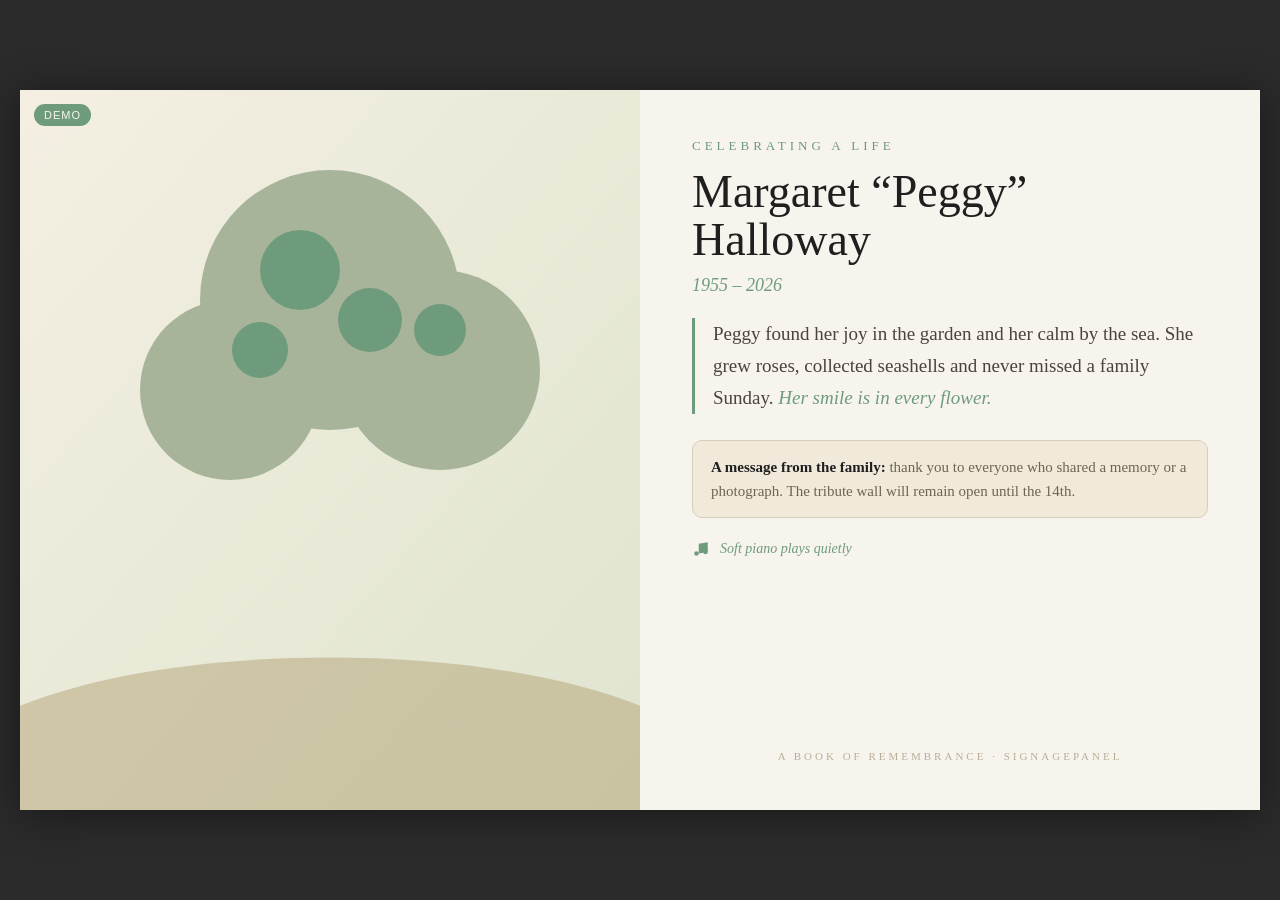
<file: public/samples/tribute-garden.html>
<!DOCTYPE html>
<html lang="en">
<head>
<meta charset="UTF-8">
<meta name="viewport" content="width=device-width, initial-scale=1.0">
<title>Celebrating Peggy Halloway | SignagePanel Sample</title>
<style>
  * { margin: 0; padding: 0; box-sizing: border-box; }
  html, body { height: 100%; background: #2B2B2B; }
  body {
    font-family: Georgia, 'Times New Roman', serif;
    color: #2B2B2B;
    display: flex; align-items: center; justify-content: center;
    padding: 20px;
  }
  .screen {
    position: relative;
    width: 1280px; height: 720px;
    max-width: 100vw; max-height: 100vh;
    background: #F4EFE2;
    display: grid; grid-template-columns: 1fr 1fr;
    overflow: hidden;
    box-shadow: 0 4px 40px rgba(0,0,0,.45);
  }

  .left { position: relative; overflow: hidden; }
  .slide { position: absolute; inset: 0; opacity: 0; transition: opacity 2.2s ease-in-out; }
  .slide.active { opacity: 1; }
  .slide svg { width: 100%; height: 100%; display: block; }

  .right {
    padding: 48px 52px;
    display: flex; flex-direction: column; justify-content: center;
    background: #F7F4EE;
  }
  .eyebrow { font-size: 13px; letter-spacing: 4px; text-transform: uppercase; color: #6E9B7B; margin-bottom: 14px; }
  .name { font-size: 46px; font-weight: 400; line-height: 1.05; color: #1F1F1F; }
  .years { font-size: 18px; color: #6E9B7B; font-style: italic; margin: 10px 0 22px; }
  .words { font-size: 19px; line-height: 1.7; color: #4A443A; border-left: 3px solid #6E9B7B; padding-left: 18px; }
  .words em { color: #6E9B7B; }
  .message {
    margin-top: 26px; font-size: 15px; line-height: 1.6; color: #6E6455;
    background: #F1EADB; border: 1px solid #D8CDB6; border-radius: 10px; padding: 14px 18px;
  }
  .message b { color: #1F1F1F; }
  .music {
    display: flex; align-items: center; gap: 10px; color: #6E9B7B;
    font-style: italic; font-size: 14px; margin-top: 22px;
  }
  .music .note { animation: float 3s ease-in-out infinite; }
  @keyframes float { 0%,100% { transform: translateY(0); } 50% { transform: translateY(-4px); } }
  .brand { margin-top: auto; text-align: center; font-size: 11px; letter-spacing: 3px; text-transform: uppercase; color: #B9AE97; }
  .demo-tag {
    position: absolute; top: 14px; left: 14px; z-index: 5;
    font-family: Arial, Helvetica, sans-serif;
    font-size: 11px; letter-spacing: 1px; text-transform: uppercase;
    color: #F7F4EE; background: #6E9B7B; padding: 5px 10px; border-radius: 12px;
  }
</style>
</head>
<body>
<div class="screen">
  <div class="demo-tag">Demo</div>

  <div class="left">
    <!-- photo 1: garden roses -->
    <div class="slide active">
      <svg viewBox="0 0 640 720" preserveAspectRatio="xMidYMid slice">
        <defs><linearGradient id="r1" x1="0" y1="0" x2="1" y2="1">
          <stop offset="0" stop-color="#F4EFE2"/><stop offset="1" stop-color="#DFE4CF"/>
        </linearGradient></defs>
        <rect width="640" height="720" fill="url(#r1)"/>
        <g fill="#A8B49A">
          <circle cx="320" cy="210" r="130"/><circle cx="220" cy="300" r="90"/><circle cx="430" cy="280" r="100"/>
        </g>
        <g fill="#6E9B7B">
          <circle cx="290" cy="180" r="40"/><circle cx="360" cy="230" r="32"/>
          <circle cx="250" cy="260" r="28"/><circle cx="430" cy="240" r="26"/>
        </g>
        <path d="M0 620c160-70 480-70 640 0v100H0Z" fill="#B9A97F" opacity=".55"/>
      </svg>
    </div>
    <!-- photo 2: seaside -->
    <div class="slide">
      <svg viewBox="0 0 640 720" preserveAspectRatio="xMidYMid slice">
        <defs><linearGradient id="r2" x1="0" y1="0" x2="0" y2="1">
          <stop offset="0" stop-color="#E8E2CE"/><stop offset="1" stop-color="#CFE0DD"/>
        </linearGradient></defs>
        <rect width="640" height="720" fill="url(#r2)"/>
        <rect y="520" width="640" height="200" fill="#B8CFC9"/>
        <path d="M0 520c120-40 220-40 340 0s220 40 300 0" fill="none" stroke="#DDE8E5" stroke-width="20"/>
        <circle cx="500" cy="140" r="52" fill="#E8D9A8"/>
        <g fill="#D8CDB6"><path d="M120 250l14 34-30 12 30 12-14 34 24-26 30 12-24-26 24-26-30 12Z"/></g>
      </svg>
    </div>
    <!-- photo 3: wildflower meadow -->
    <div class="slide">
      <svg viewBox="0 0 640 720" preserveAspectRatio="xMidYMid slice">
        <defs><linearGradient id="r3" x1="0" y1="0" x2="0" y2="1">
          <stop offset="0" stop-color="#E9F0DD"/><stop offset="1" stop-color="#DFE4CF"/>
        </linearGradient></defs>
        <rect width="640" height="720" fill="url(#r3)"/>
        <g stroke="#6E9B7B" stroke-width="4" fill="none">
          <path d="M100 640v-300M220 640v-260M340 640v-320M460 640v-270M560 640v-290"/>
        </g>
        <g fill="#E8D9A8">
          <circle cx="100" cy="330" r="14"/><circle cx="220" cy="370" r="14"/><circle cx="340" cy="310" r="14"/>
          <circle cx="460" cy="360" r="14"/><circle cx="560" cy="340" r="14"/>
        </g>
        <g fill="#D9A28B">
          <circle cx="150" cy="400" r="12"/><circle cx="300" cy="380" r="12"/><circle cx="510" cy="410" r="12"/>
        </g>
      </svg>
    </div>
  </div>

  <div class="right">
    <div class="eyebrow">Celebrating a life</div>
    <div class="name">Margaret &ldquo;Peggy&rdquo;<br>Halloway</div>
    <div class="years">1955 &ndash; 2026</div>
    <p class="words">
      Peggy found her joy in the garden and her calm by the sea. She grew roses,
      collected seashells and never missed a family Sunday.
      <em>Her smile is in every flower.</em>
    </p>
    <div class="message">
      <b>A message from the family:</b> thank you to everyone who shared a memory or a photograph.
      The tribute wall will remain open until the 14th.
    </div>
    <div class="music">
      <svg class="note" width="18" height="18" viewBox="0 0 24 24" fill="#6E9B7B">
        <path d="M9 18V5l12-2v13"/>
        <circle cx="6" cy="18" r="3"/><circle cx="18" cy="16" r="3"/>
      </svg>
      <span>Soft piano plays quietly</span>
    </div>
    <div class="brand">A Book of Remembrance &middot; SignagePanel</div>
  </div>
</div>

<script>
  const slides = document.querySelectorAll('.slide');
  let i = 0;
  setInterval(() => {
    slides[i].classList.remove('active');
    i = (i + 1) % slides.length;
    slides[i].classList.add('active');
  }, 8000);
</script>
</body>
</html>
</file>
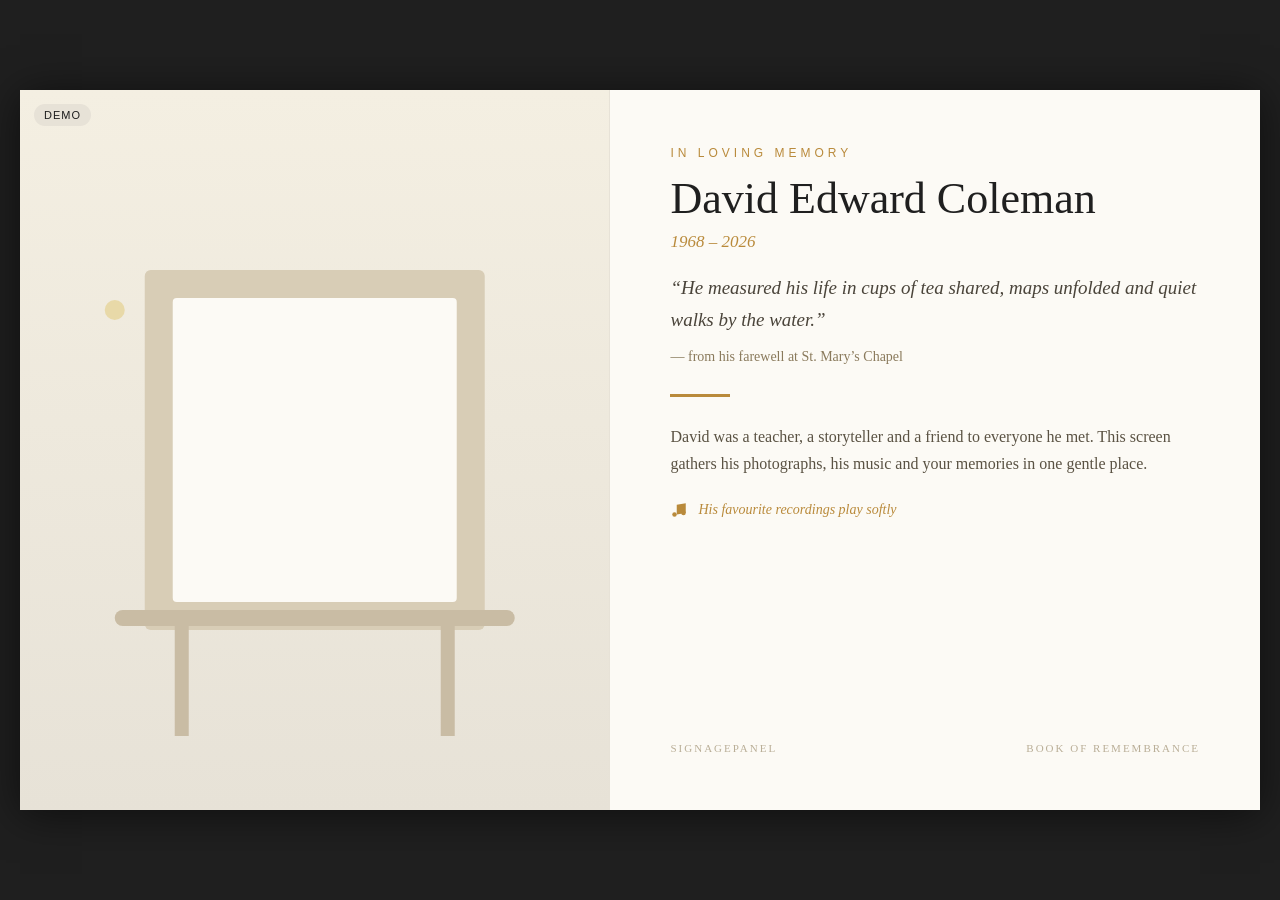
<file: public/samples/tribute-modern.html>
<!DOCTYPE html>
<html lang="en">
<head>
<meta charset="UTF-8">
<meta name="viewport" content="width=device-width, initial-scale=1.0">
<title>Remembering David Coleman | SignagePanel Sample</title>
<style>
  * { margin: 0; padding: 0; box-sizing: border-box; }
  html, body { height: 100%; background: #1F1F1F; }
  body {
    font-family: Georgia, 'Times New Roman', serif;
    color: #2B2B2B;
    display: flex; align-items: center; justify-content: center;
    padding: 20px;
  }
  .screen {
    position: relative;
    width: 1280px; height: 720px;
    max-width: 100vw; max-height: 100vh;
    background: #FCFAF5;
    display: grid; grid-template-columns: 1fr 1.1fr;
    overflow: hidden;
    box-shadow: 0 4px 40px rgba(0,0,0,.55);
  }

  .photos { position: relative; overflow: hidden; border-right: 1px solid #E7E2D7; }
  .slide { position: absolute; inset: 0; opacity: 0; transition: opacity 2.2s ease-in-out; }
  .slide.active { opacity: 1; }
  .slide svg { width: 100%; height: 100%; display: block; }

  .content { padding: 56px 60px; display: flex; flex-direction: column; justify-content: center; }
  .kicker { font-family: Arial, Helvetica, sans-serif; font-size: 12px; letter-spacing: 4px; text-transform: uppercase; color: #B98A3B; margin-bottom: 16px; }
  .name { font-size: 44px; font-weight: 400; line-height: 1.05; color: #1F1F1F; }
  .years { font-size: 17px; color: #B98A3B; font-style: italic; margin: 10px 0 20px; }
  .quote { font-size: 19px; line-height: 1.65; color: #4A443A; font-style: italic; }
  .quote .who { display: block; margin-top: 10px; font-size: 14px; font-style: normal; color: #8A7A5C; }
  .divider { width: 60px; height: 3px; background: #B98A3B; margin: 26px 0; }
  .tribute p { font-size: 16px; line-height: 1.7; color: #5A5243; }
  .music { display: flex; align-items: center; gap: 10px; color: #B98A3B; font-size: 14px; font-style: italic; margin-top: 24px; }
  .music .note { animation: float 3s ease-in-out infinite; }
  @keyframes float { 0%,100% { transform: translateY(0); } 50% { transform: translateY(-4px); } }
  .footer { margin-top: auto; display: flex; justify-content: space-between; align-items: center; font-size: 11px; letter-spacing: 2px; text-transform: uppercase; color: #B9AE97; }
  .demo-tag {
    position: absolute; top: 14px; left: 14px; z-index: 5;
    font-family: Arial, Helvetica, sans-serif;
    font-size: 11px; letter-spacing: 1px; text-transform: uppercase;
    color: #1F1F1F; background: #E7E2D7; padding: 5px 10px; border-radius: 12px;
  }
</style>
</head>
<body>
<div class="screen">
  <div class="demo-tag">Demo</div>

  <div class="photos">
    <!-- photo 1: quiet study -->
    <div class="slide active">
      <svg viewBox="0 0 640 720" preserveAspectRatio="xMidYMid slice">
        <defs><linearGradient id="d1" x1="0" y1="0" x2="0" y2="1">
          <stop offset="0" stop-color="#F4EFE2"/><stop offset="1" stop-color="#E7E2D7"/>
        </linearGradient></defs>
        <rect width="640" height="720" fill="url(#d1)"/>
        <rect x="150" y="180" width="340" height="360" rx="6" fill="#D8CDB6"/>
        <rect x="178" y="208" width="284" height="304" rx="4" fill="#FCFAF5"/>
        <rect x="120" y="520" width="400" height="16" rx="8" fill="#C9BCA4"/>
        <rect x="180" y="536" width="14" height="110" fill="#C9BCA4"/>
        <rect x="446" y="536" width="14" height="110" fill="#C9BCA4"/>
        <circle cx="120" cy="220" r="10" fill="#E8D9A8"/>
      </svg>
    </div>
    <!-- photo 2: bridge walk -->
    <div class="slide">
      <svg viewBox="0 0 640 720" preserveAspectRatio="xMidYMid slice">
        <defs><linearGradient id="d2" x1="0" y1="0" x2="0" y2="1">
          <stop offset="0" stop-color="#E9ECEA"/><stop offset="1" stop-color="#DCE4DF"/>
        </linearGradient></defs>
        <rect width="640" height="720" fill="url(#d2)"/>
        <path d="M0 560c140-120 500-120 640 0" fill="none" stroke="#8A7A5C" stroke-width="22"/>
        <path d="M90 560v120M550 560v120" stroke="#8A7A5C" stroke-width="16"/>
        <path d="M0 680c160-70 480-70 640 0v40H0Z" fill="#B8CFC9"/>
        <g fill="#5A7A6B"><path d="M300 250c-16-30-46-40-70-24-26 16-30 50-8 72l30 26c-8-20-4-40 12-54 12 26 34 40 58 36-16-20-22-40-22-56Z"/></g>
      </svg>
    </div>
    <!-- photo 3: warm evening lamp -->
    <div class="slide">
      <svg viewBox="0 0 640 720" preserveAspectRatio="xMidYMid slice">
        <defs><linearGradient id="d3" x1="0" y1="0" x2="0" y2="1">
          <stop offset="0" stop-color="#F0E9D8"/><stop offset="1" stop-color="#E7DCC4"/>
        </linearGradient></defs>
        <rect width="640" height="720" fill="url(#d3)"/>
        <circle cx="520" cy="200" r="120" fill="#E8D9A8" opacity=".55"/>
        <rect x="280" y="440" width="90" height="140" rx="4" fill="#8A6D3B"/>
        <path d="M260 440l65-70 65 70Z" fill="#8A6D3B"/>
        <rect x="150" y="580" width="340" height="14" rx="7" fill="#C9BCA4"/>
      </svg>
    </div>
  </div>

  <div class="content">
    <div class="kicker">In loving memory</div>
    <div class="name">David Edward Coleman</div>
    <div class="years">1968 &ndash; 2026</div>
    <div class="quote">
      &ldquo;He measured his life in cups of tea shared, maps unfolded and quiet walks by the water.&rdquo;
      <span class="who">&mdash; from his farewell at St. Mary&rsquo;s Chapel</span>
    </div>
    <div class="divider"></div>
    <div class="tribute">
      <p>David was a teacher, a storyteller and a friend to everyone he met. This screen gathers
      his photographs, his music and your memories in one gentle place.</p>
    </div>
    <div class="music">
      <svg class="note" width="18" height="18" viewBox="0 0 24 24" fill="#B98A3B">
        <path d="M9 18V5l12-2v13"/>
        <circle cx="6" cy="18" r="3"/><circle cx="18" cy="16" r="3"/>
      </svg>
      <span>His favourite recordings play softly</span>
    </div>
    <div class="footer">
      <span>SignagePanel</span>
      <span>Book of Remembrance</span>
    </div>
  </div>
</div>

<script>
  const slides = document.querySelectorAll('.slide');
  let i = 0;
  setInterval(() => {
    slides[i].classList.remove('active');
    i = (i + 1) % slides.length;
    slides[i].classList.add('active');
  }, 8000);
</script>
</body>
</html>
</file>
